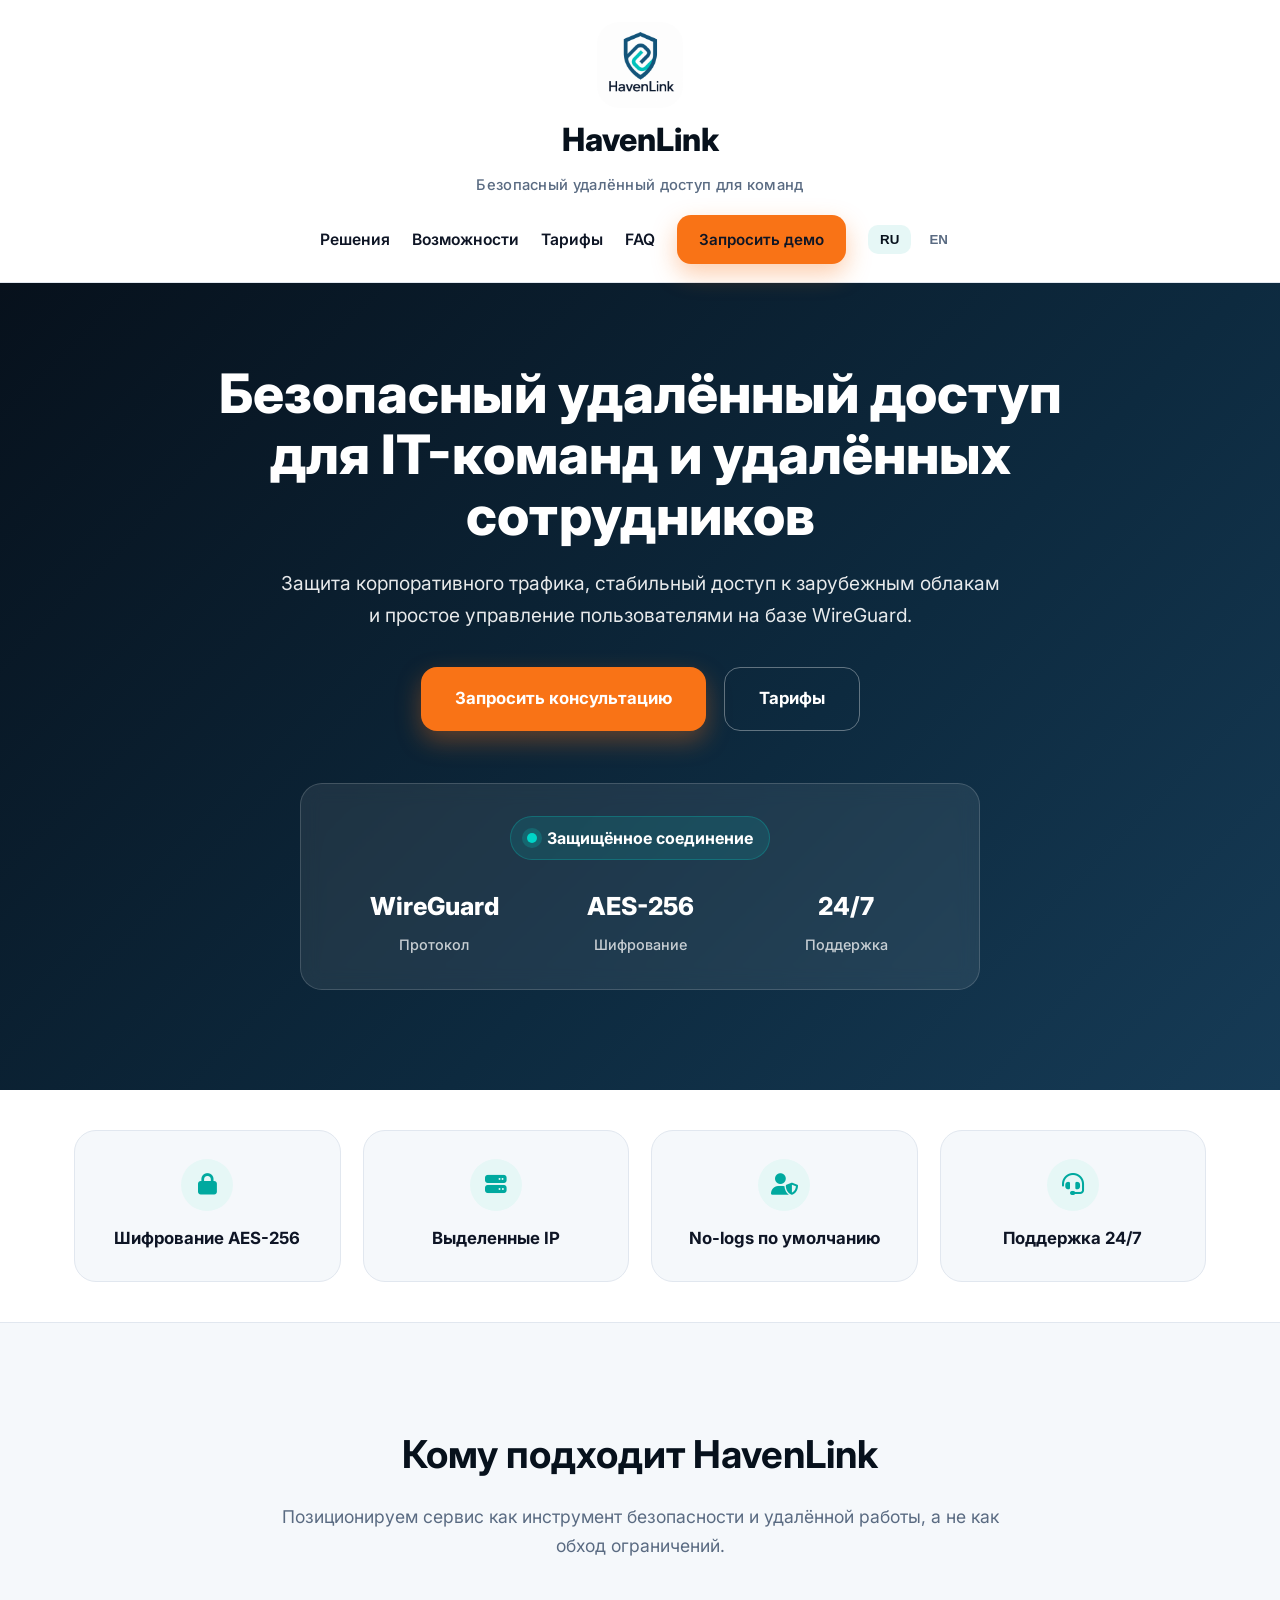
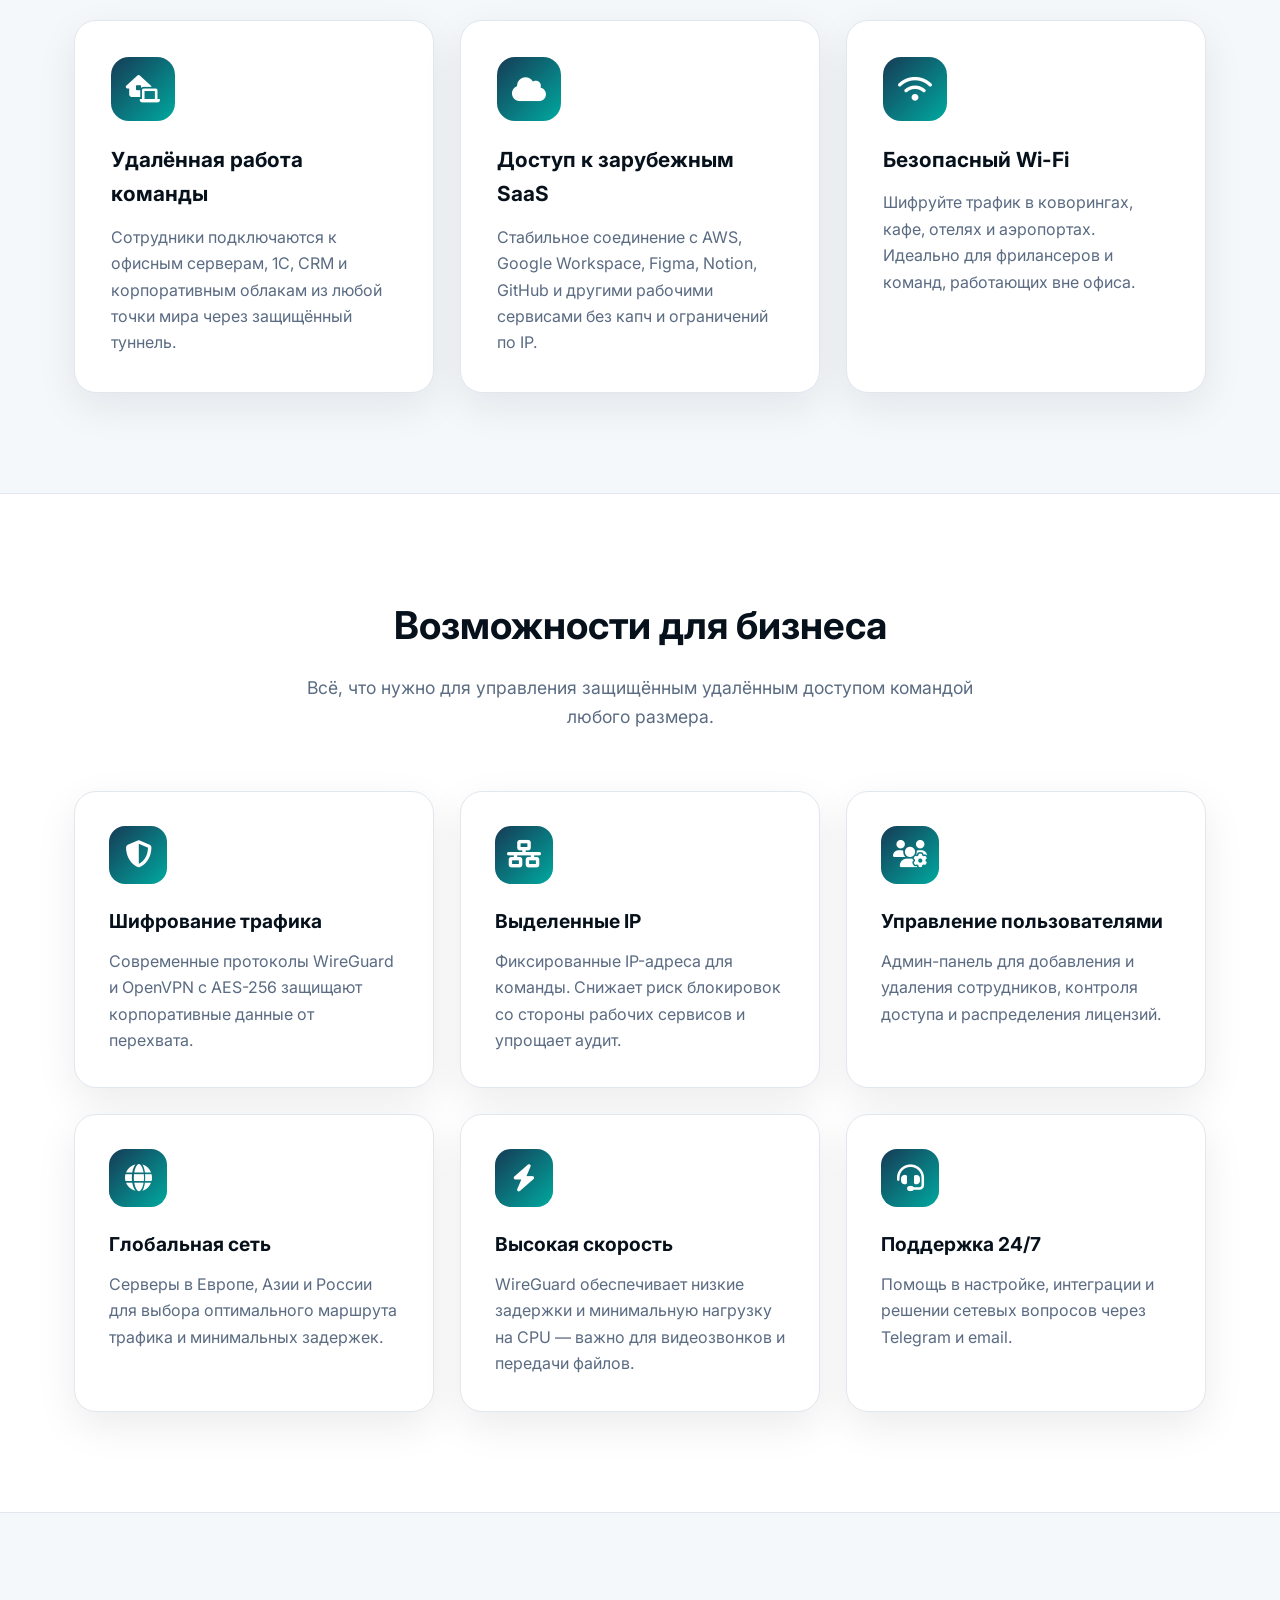
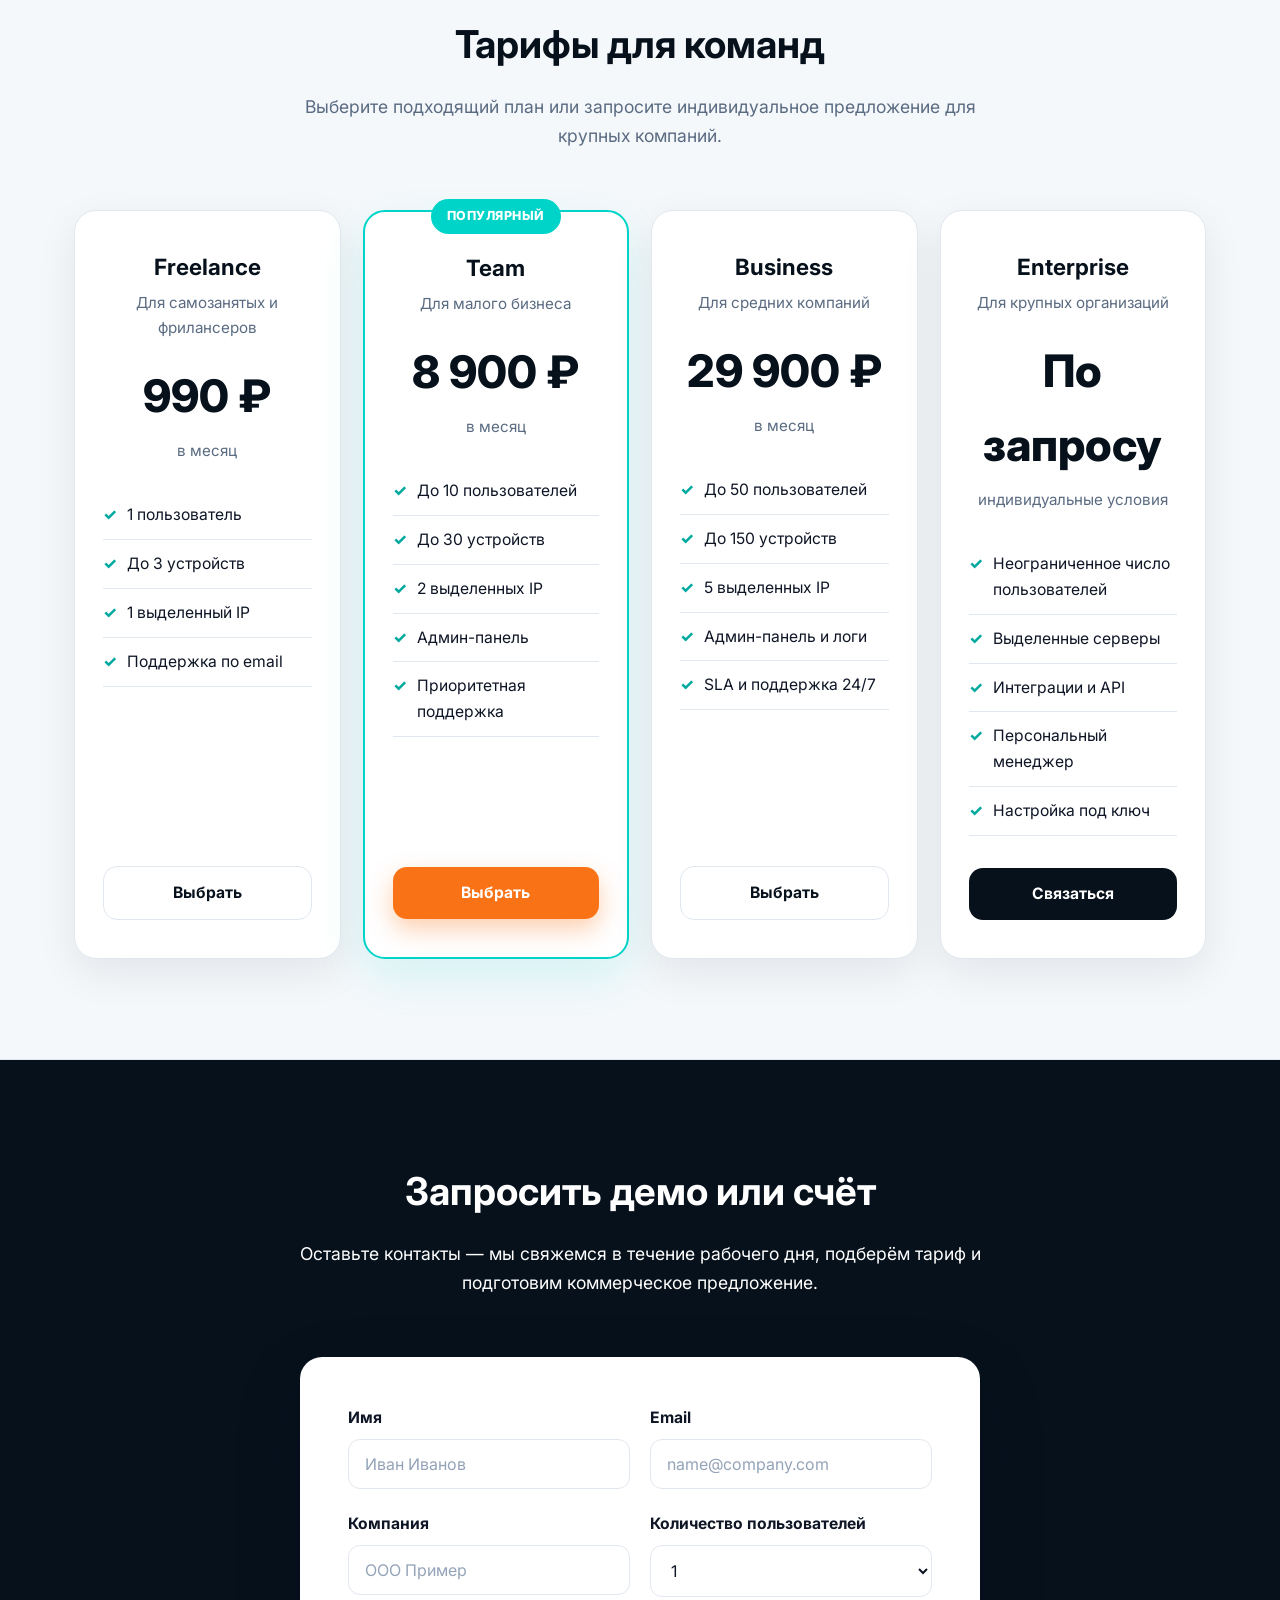
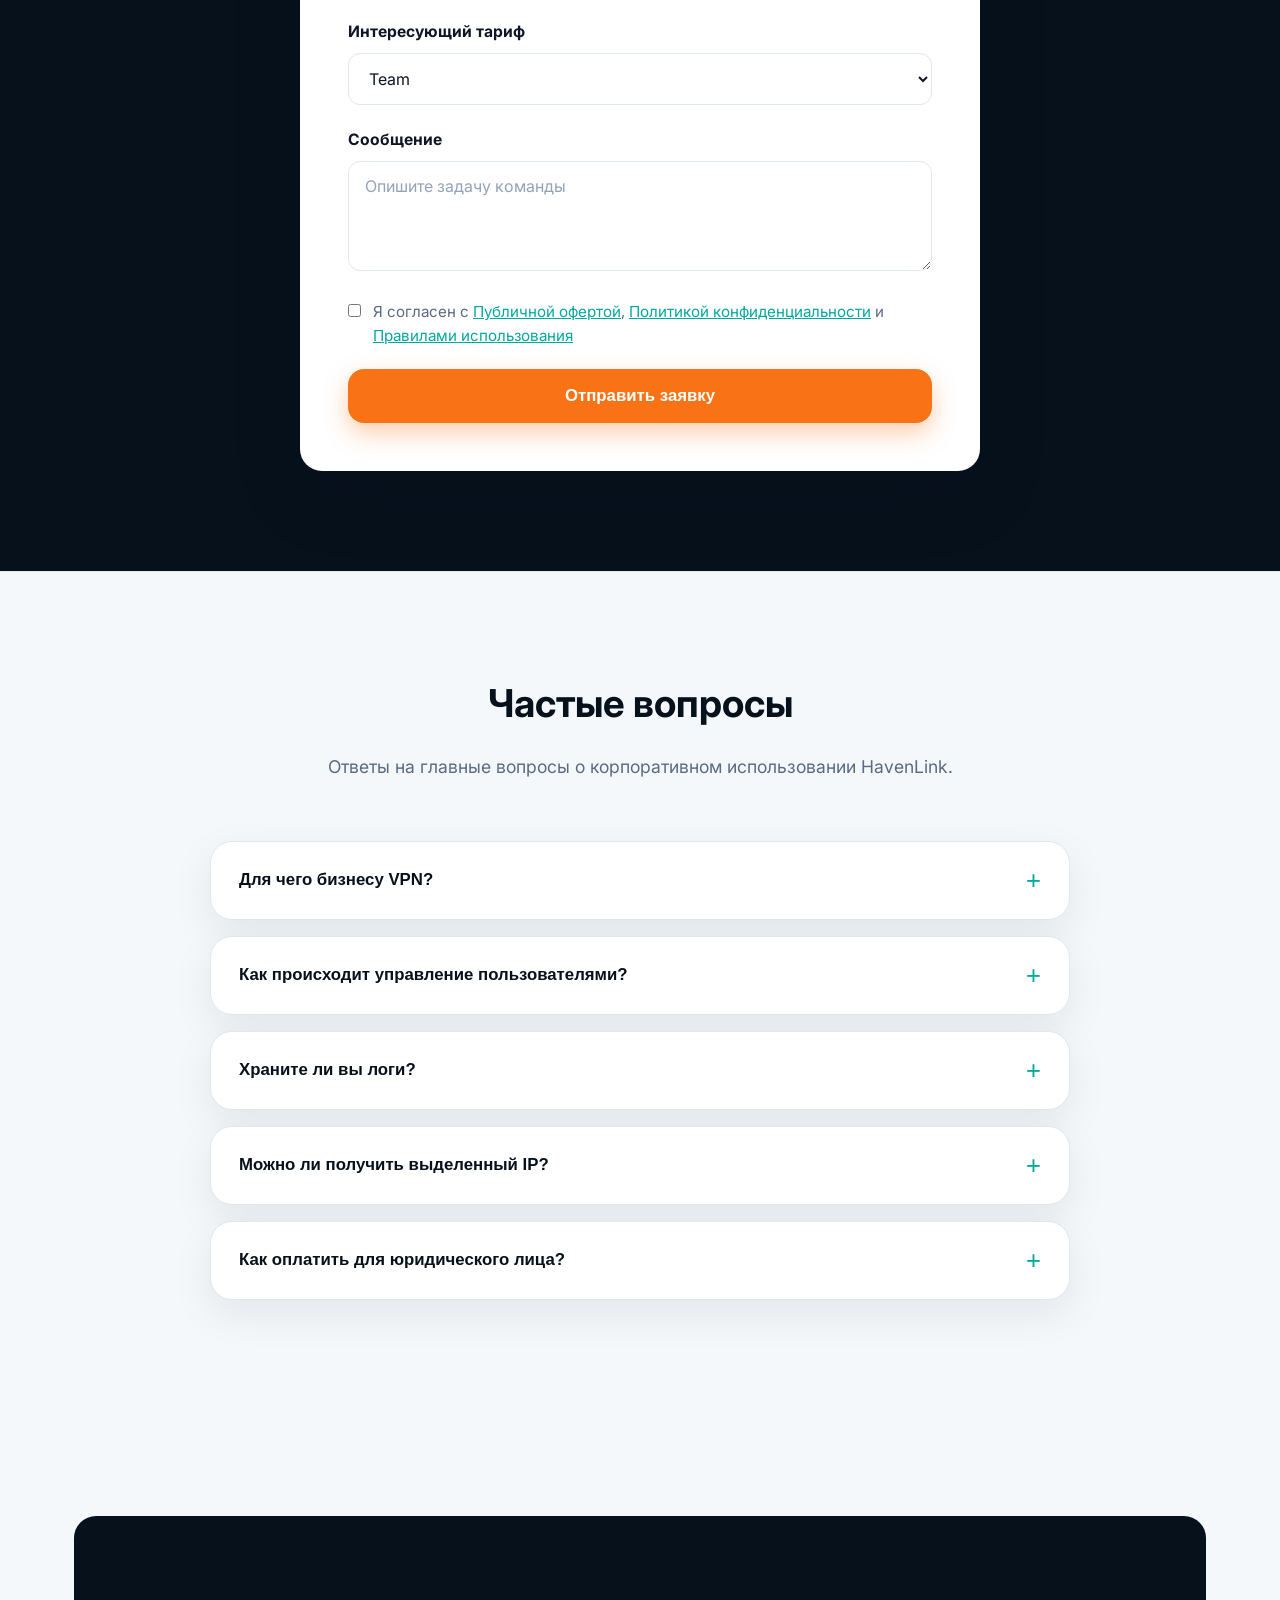
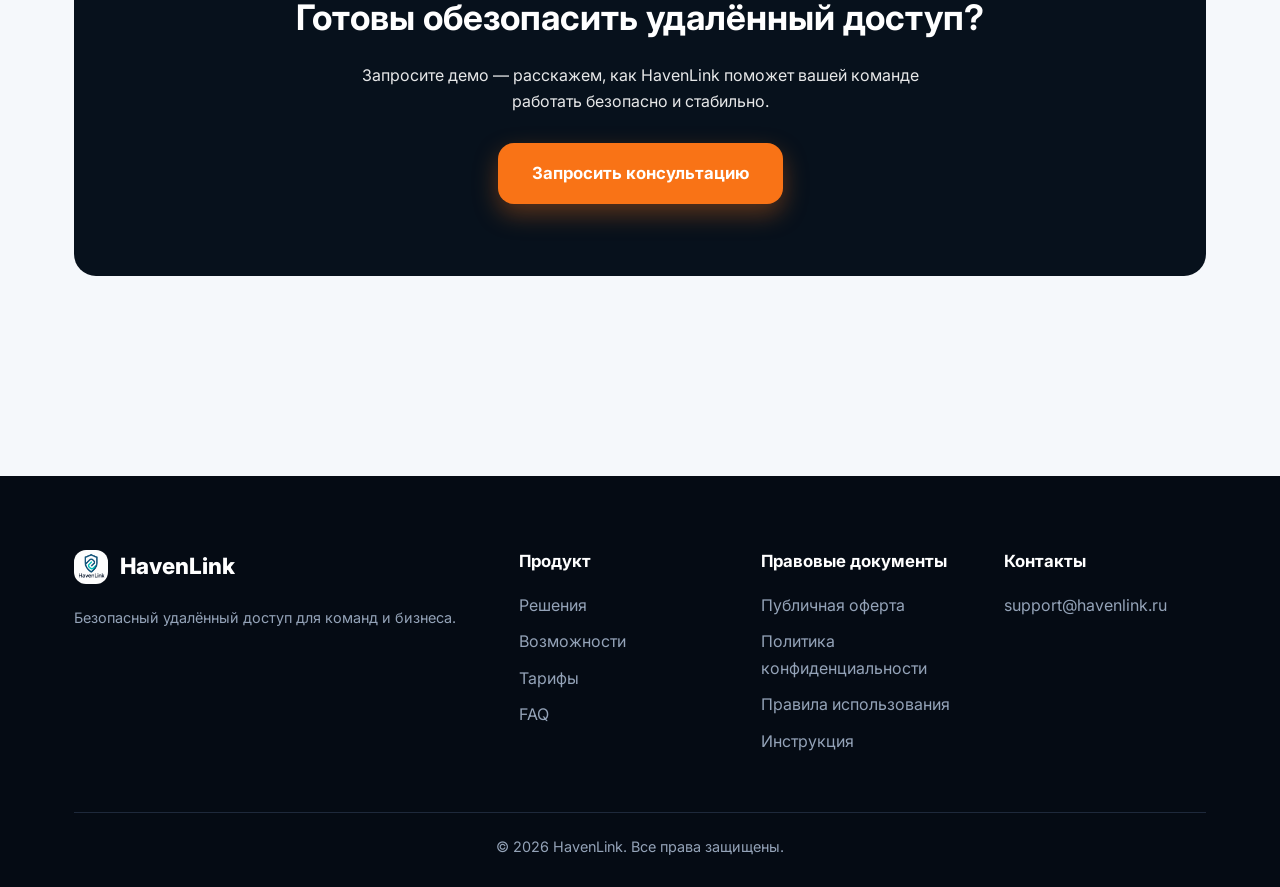
<file: index.html>
<!DOCTYPE html>
<html lang="ru">
<head>
  <meta charset="UTF-8">
  <meta name="viewport" content="width=device-width, initial-scale=1.0">
  <meta name="description" content="HavenLink — безопасный удалённый доступ для IT-команд, фрилансеров и удалённых сотрудников. Защита трафика, доступ к облакам, управление пользователями.">
  <title>HavenLink — Безопасный удалённый доступ для команд</title>
  <link rel="stylesheet" href="https://cdnjs.cloudflare.com/ajax/libs/font-awesome/6.5.0/css/all.min.css" crossorigin="anonymous" referrerpolicy="no-referrer">
  <link rel="stylesheet" href="styles.css?v=2">
  <link rel="icon" type="image/png" href="assets/logo.png">
</head>
<body>
  <header class="header">
    <div class="container">
      <a href="index.html" class="logo logo--center">
        <img src="assets/logo.png" alt="HavenLink">
        <span>HavenLink</span>
        <small data-i18n="tagline">Безопасный удалённый доступ для команд</small>
      </a>
      <nav class="nav">
        <a href="#cases" data-i18n="nav_cases">Решения</a>
        <a href="#features" data-i18n="nav_features">Возможности</a>
        <a href="#pricing" data-i18n="nav_pricing">Тарифы</a>
        <a href="#faq" data-i18n="nav_faq">FAQ</a>
        <a href="#contact" class="btn btn-primary" data-i18n="nav_cta">Запросить демо</a>
        <div class="lang-switch">
          <button class="lang-btn active" data-lang="ru">RU</button>
          <button class="lang-btn" data-lang="en">EN</button>
        </div>
      </nav>
    </div>
  </header>

  <main>
    <section class="hero">
      <div class="container">
        <h1 data-i18n="hero_title">Безопасный удалённый доступ для IT-команд и удалённых сотрудников</h1>
        <p data-i18n="hero_subtitle">Защита корпоративного трафика, стабильный доступ к зарубежным облакам и простое управление пользователями на базе WireGuard.</p>
        <div class="hero-actions">
          <a href="#contact" class="btn btn-primary btn-lg" data-i18n="hero_cta_primary">Запросить консультацию</a>
          <a href="#pricing" class="btn btn-ghost btn-lg" data-i18n="hero_cta_secondary">Тарифы</a>
        </div>
        <div class="hero-card">
          <div class="status">
            <span class="dot"></span>
            <span data-i18n="hero_status">Защищённое соединение</span>
          </div>
          <div class="hero-stats">
            <div>
              <div class="hero-stats-value">WireGuard</div>
              <div class="hero-stats-label" data-i18n="hero_stat_1">Протокол</div>
            </div>
            <div>
              <div class="hero-stats-value">AES-256</div>
              <div class="hero-stats-label" data-i18n="hero_stat_2">Шифрование</div>
            </div>
            <div>
              <div class="hero-stats-value">24/7</div>
              <div class="hero-stats-label" data-i18n="hero_stat_3">Поддержка</div>
            </div>
          </div>
        </div>
      </div>
    </section>

    <section class="trust">
      <div class="container">
        <div class="trust-list">
          <div class="trust-item"><span class="icon"><i class="fa-solid fa-lock"></i></span><span data-i18n="trust_1">Шифрование AES-256</span></div>
          <div class="trust-item"><span class="icon"><i class="fa-solid fa-server"></i></span><span data-i18n="trust_2">Выделенные IP</span></div>
          <div class="trust-item"><span class="icon"><i class="fa-solid fa-user-shield"></i></span><span data-i18n="trust_3">No-logs по умолчанию</span></div>
          <div class="trust-item"><span class="icon"><i class="fa-solid fa-headset"></i></span><span data-i18n="trust_4">Поддержка 24/7</span></div>
        </div>
      </div>
    </section>

    <section class="section" id="cases">
      <div class="container">
        <div class="section-title">
          <h2 data-i18n="cases_title">Кому подходит HavenLink</h2>
          <p data-i18n="cases_subtitle">Позиционируем сервис как инструмент безопасности и удалённой работы, а не как обход ограничений.</p>
        </div>
        <div class="cases-grid">
          <div class="case-card">
            <div class="case-icon"><i class="fa-solid fa-laptop-house"></i></div>
            <h3 data-i18n="case_1_title">Удалённая работа команды</h3>
            <p data-i18n="case_1_text">Сотрудники подключаются к офисным серверам, 1С, CRM и корпоративным облакам из любой точки мира через защищённый туннель.</p>
          </div>
          <div class="case-card">
            <div class="case-icon"><i class="fa-solid fa-cloud"></i></div>
            <h3 data-i18n="case_2_title">Доступ к зарубежным SaaS</h3>
            <p data-i18n="case_2_text">Стабильное соединение с AWS, Google Workspace, Figma, Notion, GitHub и другими рабочими сервисами без капч и ограничений по IP.</p>
          </div>
          <div class="case-card">
            <div class="case-icon"><i class="fa-solid fa-wifi"></i></div>
            <h3 data-i18n="case_3_title">Безопасный Wi-Fi</h3>
            <p data-i18n="case_3_text">Шифруйте трафик в коворингах, кафе, отелях и аэропортах. Идеально для фрилансеров и команд, работающих вне офиса.</p>
          </div>
        </div>
      </div>
    </section>

    <section class="section section-alt" id="features">
      <div class="container">
        <div class="section-title">
          <h2 data-i18n="features_title">Возможности для бизнеса</h2>
          <p data-i18n="features_subtitle">Всё, что нужно для управления защищённым удалённым доступом командой любого размера.</p>
        </div>
        <div class="features-grid">
          <div class="feature-card">
            <div class="feature-icon"><i class="fa-solid fa-shield-halved"></i></div>
            <h3 data-i18n="feat_1_title">Шифрование трафика</h3>
            <p data-i18n="feat_1_text">Современные протоколы WireGuard и OpenVPN с AES-256 защищают корпоративные данные от перехвата.</p>
          </div>
          <div class="feature-card">
            <div class="feature-icon"><i class="fa-solid fa-network-wired"></i></div>
            <h3 data-i18n="feat_2_title">Выделенные IP</h3>
            <p data-i18n="feat_2_text">Фиксированные IP-адреса для команды. Снижает риск блокировок со стороны рабочих сервисов и упрощает аудит.</p>
          </div>
          <div class="feature-card">
            <div class="feature-icon"><i class="fa-solid fa-users-gear"></i></div>
            <h3 data-i18n="feat_3_title">Управление пользователями</h3>
            <p data-i18n="feat_3_text">Админ-панель для добавления и удаления сотрудников, контроля доступа и распределения лицензий.</p>
          </div>
          <div class="feature-card">
            <div class="feature-icon"><i class="fa-solid fa-globe"></i></div>
            <h3 data-i18n="feat_4_title">Глобальная сеть</h3>
            <p data-i18n="feat_4_text">Серверы в Европе, Азии и России для выбора оптимального маршрута трафика и минимальных задержек.</p>
          </div>
          <div class="feature-card">
            <div class="feature-icon"><i class="fa-solid fa-bolt"></i></div>
            <h3 data-i18n="feat_5_title">Высокая скорость</h3>
            <p data-i18n="feat_5_text">WireGuard обеспечивает низкие задержки и минимальную нагрузку на CPU — важно для видеозвонков и передачи файлов.</p>
          </div>
          <div class="feature-card">
            <div class="feature-icon"><i class="fa-solid fa-headset"></i></div>
            <h3 data-i18n="feat_6_title">Поддержка 24/7</h3>
            <p data-i18n="feat_6_text">Помощь в настройке, интеграции и решении сетевых вопросов через Telegram и email.</p>
          </div>
        </div>
      </div>
    </section>

    <section class="section" id="pricing">
      <div class="container">
        <div class="section-title">
          <h2 data-i18n="pricing_title">Тарифы для команд</h2>
          <p data-i18n="pricing_subtitle">Выберите подходящий план или запросите индивидуальное предложение для крупных компаний.</p>
        </div>
        <div class="pricing-grid">
          <div class="pricing-card">
            <h3 data-i18n="price_1_name">Freelance</h3>
            <div class="subtitle" data-i18n="price_1_subtitle">Для самозанятых и фрилансеров</div>
            <div class="price" data-i18n="price_1_price">990 ₽</div>
            <div class="price-period" data-i18n="price_1_period">в месяц</div>
            <ul>
              <li data-i18n="price_1_feat1">1 пользователь</li>
              <li data-i18n="price_1_feat2">До 3 устройств</li>
              <li data-i18n="price_1_feat3">1 выделенный IP</li>
              <li data-i18n="price_1_feat4">Поддержка по email</li>
            </ul>
            <a href="#contact" class="btn btn-secondary" data-i18n="price_cta_choose" data-plan="freelance">Выбрать</a>
          </div>
          <div class="pricing-card featured">
            <div class="badge" data-i18n="price_badge">Популярный</div>
            <h3 data-i18n="price_2_name">Team</h3>
            <div class="subtitle" data-i18n="price_2_subtitle">Для малого бизнеса</div>
            <div class="price" data-i18n="price_2_price">8 900 ₽</div>
            <div class="price-period" data-i18n="price_2_period">в месяц</div>
            <ul>
              <li data-i18n="price_2_feat1">До 10 пользователей</li>
              <li data-i18n="price_2_feat2">До 30 устройств</li>
              <li data-i18n="price_2_feat3">2 выделенных IP</li>
              <li data-i18n="price_2_feat4">Админ-панель</li>
              <li data-i18n="price_2_feat5">Приоритетная поддержка</li>
            </ul>
            <a href="#contact" class="btn btn-primary" data-i18n="price_cta_choose" data-plan="team">Выбрать</a>
          </div>
          <div class="pricing-card">
            <h3 data-i18n="price_3_name">Business</h3>
            <div class="subtitle" data-i18n="price_3_subtitle">Для средних компаний</div>
            <div class="price" data-i18n="price_3_price">29 900 ₽</div>
            <div class="price-period" data-i18n="price_3_period">в месяц</div>
            <ul>
              <li data-i18n="price_3_feat1">До 50 пользователей</li>
              <li data-i18n="price_3_feat2">До 150 устройств</li>
              <li data-i18n="price_3_feat3">5 выделенных IP</li>
              <li data-i18n="price_3_feat4">Админ-панель и логи</li>
              <li data-i18n="price_3_feat5">SLA и поддержка 24/7</li>
            </ul>
            <a href="#contact" class="btn btn-secondary" data-i18n="price_cta_choose" data-plan="business">Выбрать</a>
          </div>
          <div class="pricing-card">
            <h3 data-i18n="price_4_name">Enterprise</h3>
            <div class="subtitle" data-i18n="price_4_subtitle">Для крупных организаций</div>
            <div class="price" data-i18n="price_4_price">По запросу</div>
            <div class="price-period" data-i18n="price_4_period">индивидуальные условия</div>
            <ul>
              <li data-i18n="price_4_feat1">Неограниченное число пользователей</li>
              <li data-i18n="price_4_feat2">Выделенные серверы</li>
              <li data-i18n="price_4_feat3">Интеграции и API</li>
              <li data-i18n="price_4_feat4">Персональный менеджер</li>
              <li data-i18n="price_4_feat5">Настройка под ключ</li>
            </ul>
            <a href="#contact" class="btn btn-dark" data-i18n="price_cta_contact" data-plan="enterprise">Связаться</a>
          </div>
        </div>
      </div>
    </section>

    <section class="section section-alt contact" id="contact">
      <div class="container">
        <div class="section-title">
          <h2 data-i18n="contact_title">Запросить демо или счёт</h2>
          <p data-i18n="contact_subtitle">Оставьте контакты — мы свяжемся в течение рабочего дня, подберём тариф и подготовим коммерческое предложение.</p>
        </div>
        <form class="demo-form" id="demo-form">
          <div class="form-row">
            <div class="form-group">
              <label for="name" data-i18n="contact_name_label">Имя</label>
              <input type="text" id="name" name="name" required placeholder="Иван Иванов">
            </div>
            <div class="form-group">
              <label for="email" data-i18n="contact_email_label">Email</label>
              <input type="email" id="email" name="email" required placeholder="name@company.com">
            </div>
          </div>
          <div class="form-row">
            <div class="form-group">
              <label for="company" data-i18n="contact_company_label">Компания</label>
              <input type="text" id="company" name="company" placeholder="ООО Пример">
            </div>
            <div class="form-group">
              <label for="users" data-i18n="contact_users_label">Количество пользователей</label>
              <select id="users" name="users">
                <option value="1" data-i18n="contact_users_1">1</option>
                <option value="2-10" data-i18n="contact_users_2_10">2–10</option>
                <option value="11-50" data-i18n="contact_users_11_50">11–50</option>
                <option value="50+" data-i18n="contact_users_50">50+</option>
              </select>
            </div>
          </div>
          <div class="form-group">
            <label for="plan" data-i18n="contact_plan_label">Интересующий тариф</label>
            <select id="plan" name="plan">
              <option value="freelance" data-i18n="price_1_name">Freelance</option>
              <option value="team" data-i18n="price_2_name" selected>Team</option>
              <option value="business" data-i18n="price_3_name">Business</option>
              <option value="enterprise" data-i18n="price_4_name">Enterprise</option>
            </select>
          </div>
          <div class="form-group">
            <label for="message" data-i18n="contact_message_label">Сообщение</label>
            <textarea id="message" name="message" rows="4" placeholder="Опишите задачу команды"></textarea>
          </div>
          <div class="form-group checkbox">
            <input type="checkbox" id="consent" name="consent" required>
            <label for="consent">
              <span data-i18n="contact_consent_prefix">Я согласен с</span>
              <a href="oferta.html" target="_blank" data-i18n="contact_consent_oferta">Публичной офертой</a>,
              <a href="privacy.html" target="_blank" data-i18n="contact_consent_privacy">Политикой конфиденциальности</a>
              <span data-i18n="contact_consent_and">и</span>
              <a href="terms.html" target="_blank" data-i18n="contact_consent_terms">Правилами использования</a>
            </label>
          </div>
          <button type="submit" class="btn btn-primary btn-lg" style="width:100%" data-i18n="contact_submit">Отправить заявку</button>
          <div class="error-message" id="error"></div>
          <div class="success-message" id="success"></div>
        </form>
      </div>
    </section>

    <section class="section" id="faq">
      <div class="container">
        <div class="section-title">
          <h2 data-i18n="faq_title">Частые вопросы</h2>
          <p data-i18n="faq_subtitle">Ответы на главные вопросы о корпоративном использовании HavenLink.</p>
        </div>
        <div class="faq-list">
          <div class="faq-item">
            <button class="faq-question" data-i18n="faq_q1">Для чего бизнесу VPN?</button>
            <div class="faq-answer"><p data-i18n="faq_a1">VPN защищает корпоративный трафик при удалённой работе, шифрует соединение в публичных Wi-Fi и помогает стабильно подключаться к зарубежным рабочим сервисам.</p></div>
          </div>
          <div class="faq-item">
            <button class="faq-question" data-i18n="faq_q2">Как происходит управление пользователями?</button>
            <div class="faq-answer"><p data-i18n="faq_a2">Администратор компании добавляет сотрудников в личном кабинете, назначает серверы и получает статистику подключений. Каждый сотрудник входит в приложение по своему логину и паролю.</p></div>
          </div>
          <div class="faq-item">
            <button class="faq-question" data-i18n="faq_q3">Храните ли вы логи?</button>
            <div class="faq-answer"><p data-i18n="faq_a3">По умолчанию мы не сохраняем содержимое трафика и историю посещений. Для корпоративных клиентов по запросу доступны технические логи подключений в рамках compliance.</p></div>
          </div>
          <div class="faq-item">
            <button class="faq-question" data-i18n="faq_q4">Можно ли получить выделенный IP?</button>
            <div class="faq-answer"><p data-i18n="faq_a4">Да. Тарифы Team, Business и Enterprise включают выделенные IP-адреса, которые удобны для доступа к рабочим сервисам и исключения общих VPN-адресов.</p></div>
          </div>
          <div class="faq-item">
            <button class="faq-question" data-i18n="faq_q5">Как оплатить для юридического лица?</button>
            <div class="faq-answer"><p data-i18n="faq_a5">Мы выставляем счёт и подписываем договор с юрлицом или ИП. Возможна оплата по реквизитам, а также онлайн-оплата картой и СБП через CloudPayments.</p></div>
          </div>
        </div>
      </div>
    </section>

    <section class="section">
      <div class="container">
        <div class="cta">
          <h2 data-i18n="cta_title">Готовы обезопасить удалённый доступ?</h2>
          <p data-i18n="cta_subtitle">Запросите демо — расскажем, как HavenLink поможет вашей команде работать безопасно и стабильно.</p>
          <a href="#contact" class="btn btn-primary btn-lg" data-i18n="cta_button">Запросить консультацию</a>
        </div>
      </div>
    </section>
  </main>

  <footer class="footer">
    <div class="container">
      <div class="footer-grid">
        <div class="footer-col">
          <a href="index.html" class="logo">
            <img src="assets/logo.png" alt="HavenLink" style="height: 34px;">
            <span style="color:#fff">HavenLink</span>
          </a>
          <p style="margin-top: 12px; color: #94a3b8; font-size: 0.9rem; line-height: 1.5;" data-i18n="footer_about">Безопасный удалённый доступ для команд и бизнеса.</p>
        </div>
        <div class="footer-col">
          <h4 data-i18n="footer_product">Продукт</h4>
          <ul>
            <li><a href="#cases" data-i18n="footer_link_cases">Решения</a></li>
            <li><a href="#features" data-i18n="footer_link_features">Возможности</a></li>
            <li><a href="#pricing" data-i18n="footer_link_pricing">Тарифы</a></li>
            <li><a href="#faq" data-i18n="footer_link_faq">FAQ</a></li>
          </ul>
        </div>
        <div class="footer-col">
          <h4 data-i18n="footer_legal">Правовые документы</h4>
          <ul>
            <li><a href="oferta.html" data-i18n="footer_link_oferta">Публичная оферта</a></li>
            <li><a href="privacy.html" data-i18n="footer_link_privacy">Политика конфиденциальности</a></li>
            <li><a href="terms.html" data-i18n="footer_link_terms">Правила использования</a></li>
            <li><a href="instructions.html" data-i18n="footer_link_instructions">Инструкция</a></li>
          </ul>
        </div>
        <div class="footer-col">
          <h4 data-i18n="footer_contact">Контакты</h4>
          <ul>
            <li><a href="mailto:support@havenlink.ru" data-i18n="footer_email">support@havenlink.ru</a></li>
          </ul>
        </div>
      </div>
      <div class="footer-bottom">
        <p data-i18n="footer_copy">© 2026 HavenLink. Все права защищены.</p>
      </div>
    </div>
  </footer>

  <script>
    const i18n = {
      ru: {
        tagline: 'Безопасный удалённый доступ для команд',
        nav_cases: 'Решения',
        nav_features: 'Возможности',
        nav_pricing: 'Тарифы',
        nav_faq: 'FAQ',
        nav_cta: 'Запросить демо',
        hero_title: 'Безопасный удалённый доступ для IT-команд и удалённых сотрудников',
        hero_subtitle: 'Защита корпоративного трафика, стабильный доступ к зарубежным облакам и простое управление пользователями на базе WireGuard.',
        hero_cta_primary: 'Запросить консультацию',
        hero_cta_secondary: 'Тарифы',
        hero_status: 'Защищённое соединение',
        hero_stat_1: 'Протокол',
        hero_stat_2: 'Шифрование',
        hero_stat_3: 'Поддержка',
        trust_1: 'Шифрование AES-256',
        trust_2: 'Выделенные IP',
        trust_3: 'No-logs по умолчанию',
        trust_4: 'Поддержка 24/7',
        cases_title: 'Кому подходит HavenLink',
        cases_subtitle: 'Позиционируем сервис как инструмент безопасности и удалённой работы, а не как обход ограничений.',
        case_1_title: 'Удалённая работа команды',
        case_1_text: 'Сотрудники подключаются к офисным серверам, 1С, CRM и корпоративным облакам из любой точки мира через защищённый туннель.',
        case_2_title: 'Доступ к зарубежным SaaS',
        case_2_text: 'Стабильное соединение с AWS, Google Workspace, Figma, Notion, GitHub и другими рабочими сервисами без капч и ограничений по IP.',
        case_3_title: 'Безопасный Wi-Fi',
        case_3_text: 'Шифруйте трафик в коворингах, кафе, отелях и аэропортах. Идеально для фрилансеров и команд, работающих вне офиса.',
        features_title: 'Возможности для бизнеса',
        features_subtitle: 'Всё, что нужно для управления защищённым удалённым доступом командой любого размера.',
        feat_1_title: 'Шифрование трафика',
        feat_1_text: 'Современные протоколы WireGuard и OpenVPN с AES-256 защищают корпоративные данные от перехвата.',
        feat_2_title: 'Выделенные IP',
        feat_2_text: 'Фиксированные IP-адреса для команды. Снижает риск блокировок со стороны рабочих сервисов и упрощает аудит.',
        feat_3_title: 'Управление пользователями',
        feat_3_text: 'Админ-панель для добавления и удаления сотрудников, контроля доступа и распределения лицензий.',
        feat_4_title: 'Глобальная сеть',
        feat_4_text: 'Серверы в Европе, Азии и России для выбора оптимального маршрута трафика и минимальных задержек.',
        feat_5_title: 'Высокая скорость',
        feat_5_text: 'WireGuard обеспечивает низкие задержки и минимальную нагрузку на CPU — важно для видеозвонков и передачи файлов.',
        feat_6_title: 'Поддержка 24/7',
        feat_6_text: 'Помощь в настройке, интеграции и решении сетевых вопросов через Telegram и email.',
        pricing_title: 'Тарифы для команд',
        pricing_subtitle: 'Выберите подходящий план или запросите индивидуальное предложение для крупных компаний.',
        price_1_name: 'Freelance',
        price_1_subtitle: 'Для самозанятых и фрилансеров',
        price_1_price: '990 ₽',
        price_1_period: 'в месяц',
        price_1_feat1: '1 пользователь',
        price_1_feat2: 'До 3 устройств',
        price_1_feat3: '1 выделенный IP',
        price_1_feat4: 'Поддержка по email',
        price_2_name: 'Team',
        price_2_subtitle: 'Для малого бизнеса',
        price_2_price: '8 900 ₽',
        price_2_period: 'в месяц',
        price_2_feat1: 'До 10 пользователей',
        price_2_feat2: 'До 30 устройств',
        price_2_feat3: '2 выделенных IP',
        price_2_feat4: 'Админ-панель',
        price_2_feat5: 'Приоритетная поддержка',
        price_badge: 'Популярный',
        price_3_name: 'Business',
        price_3_subtitle: 'Для средних компаний',
        price_3_price: '29 900 ₽',
        price_3_period: 'в месяц',
        price_3_feat1: 'До 50 пользователей',
        price_3_feat2: 'До 150 устройств',
        price_3_feat3: '5 выделенных IP',
        price_3_feat4: 'Админ-панель и логи',
        price_3_feat5: 'SLA и поддержка 24/7',
        price_4_name: 'Enterprise',
        price_4_subtitle: 'Для крупных организаций',
        price_4_price: 'По запросу',
        price_4_period: 'индивидуальные условия',
        price_4_feat1: 'Неограниченное число пользователей',
        price_4_feat2: 'Выделенные серверы',
        price_4_feat3: 'Интеграции и API',
        price_4_feat4: 'Персональный менеджер',
        price_4_feat5: 'Настройка под ключ',
        price_cta_choose: 'Выбрать',
        price_cta_contact: 'Связаться',
        contact_title: 'Запросить демо или счёт',
        contact_subtitle: 'Оставьте контакты — мы свяжемся в течение рабочего дня, подберём тариф и подготовим коммерческое предложение.',
        contact_name_label: 'Имя',
        contact_email_label: 'Email',
        contact_company_label: 'Компания',
        contact_users_label: 'Количество пользователей',
        contact_users_1: '1',
        contact_users_2_10: '2–10',
        contact_users_11_50: '11–50',
        contact_users_50: '50+',
        contact_plan_label: 'Интересующий тариф',
        contact_message_label: 'Сообщение',
        contact_consent_prefix: 'Я согласен с',
        contact_consent_oferta: 'Публичной офертой',
        contact_consent_and: 'и',
        contact_consent_privacy: 'Политикой конфиденциальности',
        contact_consent_terms: 'Правилами использования',
        contact_consent_error: 'Необходимо согласие с офертой и политикой конфиденциальности',
        contact_submit: 'Отправить заявку',
        contact_success: 'Спасибо! Заявка отправлена — мы свяжемся с вами в ближайшее время.',
        contact_error: 'Не удалось отправить заявку. Попробуйте позже или напишите на support@havenlink.ru.',
        faq_title: 'Частые вопросы',
        faq_subtitle: 'Ответы на главные вопросы о корпоративном использовании HavenLink.',
        faq_q1: 'Для чего бизнесу VPN?',
        faq_a1: 'VPN защищает корпоративный трафик при удалённой работе, шифрует соединение в публичных Wi-Fi и помогает стабильно подключаться к зарубежным рабочим сервисам.',
        faq_q2: 'Как происходит управление пользователями?',
        faq_a2: 'Администратор компании добавляет сотрудников в личном кабинете, назначает серверы и получает статистику подключений. Каждый сотрудник входит в приложение по своему логину и паролю.',
        faq_q3: 'Храните ли вы логи?',
        faq_a3: 'По умолчанию мы не сохраняем содержимое трафика и историю посещений. Для корпоративных клиентов по запросу доступны технические логи подключений в рамках compliance.',
        faq_q4: 'Можно ли получить выделенный IP?',
        faq_a4: 'Да. Тарифы Team, Business и Enterprise включают выделенные IP-адреса, которые удобны для доступа к рабочим сервисам и исключения общих VPN-адресов.',
        faq_q5: 'Как оплатить для юридического лица?',
        faq_a5: 'Мы выставляем счёт и подписываем договор с юрлицом или ИП. Возможна оплата по реквизитам, а также онлайн-оплата картой и СБП через CloudPayments.',
        cta_title: 'Готовы обезопасить удалённый доступ?',
        cta_subtitle: 'Запросите демо — расскажем, как HavenLink поможет вашей команде работать безопасно и стабильно.',
        cta_button: 'Запросить консультацию',
        footer_about: 'Безопасный удалённый доступ для команд и бизнеса.',
        footer_product: 'Продукт',
        footer_legal: 'Правовые документы',
        footer_contact: 'Контакты',
        footer_link_cases: 'Решения',
        footer_link_features: 'Возможности',
        footer_link_pricing: 'Тарифы',
        footer_link_faq: 'FAQ',
        footer_link_oferta: 'Публичная оферта',
        footer_link_privacy: 'Политика конфиденциальности',
        footer_link_terms: 'Правила использования',
        footer_link_instructions: 'Инструкция',
        footer_email: 'support@havenlink.ru',
        footer_copy: '© 2026 HavenLink. Все права защищены.',
      },
      en: {
        tagline: 'Secure remote access for teams',
        nav_cases: 'Solutions',
        nav_features: 'Features',
        nav_pricing: 'Pricing',
        nav_faq: 'FAQ',
        nav_cta: 'Request demo',
        hero_title: 'Secure remote access for IT teams and remote employees',
        hero_subtitle: 'Protect corporate traffic, ensure stable access to international cloud services and manage users easily with WireGuard.',
        hero_cta_primary: 'Request a consultation',
        hero_cta_secondary: 'Pricing',
        hero_status: 'Secured connection',
        hero_stat_1: 'Protocol',
        hero_stat_2: 'Encryption',
        hero_stat_3: 'Support',
        trust_1: 'AES-256 encryption',
        trust_2: 'Dedicated IPs',
        trust_3: 'No-logs by default',
        trust_4: '24/7 support',
        cases_title: 'Who is HavenLink for',
        cases_subtitle: 'We position the service as a security and remote work tool, not a circumvention tool.',
        case_1_title: 'Remote team work',
        case_1_text: 'Employees connect to office servers, 1C, CRM and corporate clouds from anywhere via a secure tunnel.',
        case_2_title: 'Access to international SaaS',
        case_2_text: 'Stable connectivity with AWS, Google Workspace, Figma, Notion, GitHub and other work tools without captchas or IP restrictions.',
        case_3_title: 'Secure Wi-Fi',
        case_3_text: 'Encrypt traffic in coworkings, cafés, hotels and airports. Ideal for freelancers and teams working outside the office.',
        features_title: 'Business features',
        features_subtitle: 'Everything you need to manage secure remote access for a team of any size.',
        feat_1_title: 'Traffic encryption',
        feat_1_text: 'Modern WireGuard and OpenVPN protocols with AES-256 protect corporate data from interception.',
        feat_2_title: 'Dedicated IPs',
        feat_2_text: 'Fixed IP addresses for the team reduce the risk of blocks by work services and simplify audit.',
        feat_3_title: 'User management',
        feat_3_text: 'Admin panel to add and remove employees, control access and allocate licenses.',
        feat_4_title: 'Global network',
        feat_4_text: 'Servers in Europe, Asia and Russia to choose the optimal traffic route and minimize latency.',
        feat_5_title: 'High speed',
        feat_5_text: 'WireGuard provides low latency and minimal CPU load — important for video calls and file transfers.',
        feat_6_title: '24/7 support',
        feat_6_text: 'Assistance with setup, integration and network issues via Telegram and email.',
        pricing_title: 'Team pricing',
        pricing_subtitle: 'Choose a suitable plan or request a custom offer for large companies.',
        price_1_name: 'Freelance',
        price_1_subtitle: 'For self-employed and freelancers',
        price_1_price: '$11.49',
        price_1_period: 'per month',
        price_1_feat1: '1 user',
        price_1_feat2: 'Up to 3 devices',
        price_1_feat3: '1 dedicated IP',
        price_1_feat4: 'Email support',
        price_2_name: 'Team',
        price_2_subtitle: 'For small business',
        price_2_price: '$103.20',
        price_2_period: 'per month',
        price_2_feat1: 'Up to 10 users',
        price_2_feat2: 'Up to 30 devices',
        price_2_feat3: '2 dedicated IPs',
        price_2_feat4: 'Admin panel',
        price_2_feat5: 'Priority support',
        price_badge: 'Popular',
        price_3_name: 'Business',
        price_3_subtitle: 'For mid-size companies',
        price_3_price: '$346.50',
        price_3_period: 'per month',
        price_3_feat1: 'Up to 50 users',
        price_3_feat2: 'Up to 150 devices',
        price_3_feat3: '5 dedicated IPs',
        price_3_feat4: 'Admin panel and logs',
        price_3_feat5: 'SLA and 24/7 support',
        price_4_name: 'Enterprise',
        price_4_subtitle: 'For large organizations',
        price_4_price: 'Custom',
        price_4_period: 'individual terms',
        price_4_feat1: 'Unlimited users',
        price_4_feat2: 'Dedicated servers',
        price_4_feat3: 'Integrations and API',
        price_4_feat4: 'Dedicated manager',
        price_4_feat5: 'Turnkey setup',
        price_cta_choose: 'Select',
        price_cta_contact: 'Contact us',
        contact_title: 'Request a demo or quote',
        contact_subtitle: 'Leave your contacts — we will reach out within one business day, recommend a plan and prepare a commercial offer.',
        contact_name_label: 'Name',
        contact_email_label: 'Email',
        contact_company_label: 'Company',
        contact_users_label: 'Number of users',
        contact_users_1: '1',
        contact_users_2_10: '2–10',
        contact_users_11_50: '11–50',
        contact_users_50: '50+',
        contact_plan_label: 'Plan of interest',
        contact_message_label: 'Message',
        contact_consent_prefix: 'I agree to the',
        contact_consent_oferta: 'Terms of Service',
        contact_consent_and: 'and',
        contact_consent_privacy: 'Privacy Policy',
        contact_consent_terms: 'Acceptable Use Policy',
        contact_consent_error: 'You must agree to the Terms of Service and Privacy Policy',
        contact_submit: 'Send request',
        contact_success: 'Thank you! Your request has been sent — we will contact you soon.',
        contact_error: 'Could not send the request. Please try again later or write to support@havenlink.ru.',
        faq_title: 'FAQ',
        faq_subtitle: 'Answers to common questions about using HavenLink for business.',
        faq_q1: 'Why does a business need a VPN?',
        faq_a1: 'A VPN protects corporate traffic during remote work, encrypts connections on public Wi-Fi and helps maintain stable access to international work services.',
        faq_q2: 'How is user management handled?',
        faq_a2: 'A company administrator adds employees in the dashboard, assigns servers and views connection statistics. Each employee logs into the app with their own username and password.',
        faq_q3: 'Do you keep logs?',
        faq_a3: 'By default we do not store traffic content or browsing history. For corporate clients, technical connection logs are available on request for compliance.',
        faq_q4: 'Can I get a dedicated IP?',
        faq_a4: 'Yes. Team, Business and Enterprise plans include dedicated IP addresses, useful for accessing work services and avoiding shared VPN IPs.',
        faq_q5: 'How can a legal entity pay?',
        faq_a5: 'We issue an invoice and sign an agreement with a company or sole proprietor. Payment by bank transfer is available, as well as online card and SBP payments via CloudPayments.',
        cta_title: 'Ready to secure your remote access?',
        cta_subtitle: 'Request a demo — we will show how HavenLink helps your team work safely and steadily.',
        cta_button: 'Request a consultation',
        footer_about: 'Secure remote access for teams and businesses.',
        footer_product: 'Product',
        footer_legal: 'Legal',
        footer_contact: 'Contact',
        footer_link_cases: 'Solutions',
        footer_link_features: 'Features',
        footer_link_pricing: 'Pricing',
        footer_link_faq: 'FAQ',
        footer_link_oferta: 'Terms of Service',
        footer_link_privacy: 'Privacy Policy',
        footer_link_terms: 'Acceptable Use Policy',
        footer_link_instructions: 'Instructions',
        footer_email: 'support@havenlink.ru',
        footer_copy: '© 2026 HavenLink. All rights reserved.',
      }
    };

    const API_BASE = (() => {
      if (window.location.hostname === 'localhost' || window.location.hostname === '127.0.0.1') {
        return 'http://localhost:8000';
      }
      return 'https://havenlink-backend.fly.dev';
    })();

    let currentLang = localStorage.getItem('havenlink-lang') || 'ru';

    function setLang(lang) {
      currentLang = lang;
      document.documentElement.lang = lang;
      document.querySelectorAll('[data-i18n]').forEach(el => {
        const key = el.dataset.i18n;
        if (i18n[lang][key] !== undefined) {
          el.textContent = i18n[lang][key];
        }
      });
      document.querySelectorAll('.lang-btn').forEach(btn => {
        btn.classList.toggle('active', btn.dataset.lang === lang);
      });
      localStorage.setItem('havenlink-lang', lang);
    }

    document.querySelectorAll('.lang-btn').forEach(btn => {
      btn.addEventListener('click', () => setLang(btn.dataset.lang));
    });

    document.querySelectorAll('.faq-question').forEach(q => {
      q.addEventListener('click', () => {
        q.parentElement.classList.toggle('active');
      });
    });

    document.querySelectorAll('.pricing-card a').forEach(btn => {
      btn.addEventListener('click', (e) => {
        const plan = btn.dataset.plan;
        if (plan) {
          document.getElementById('plan').value = plan;
        }
      });
    });

    document.getElementById('demo-form').addEventListener('submit', async (e) => {
      e.preventDefault();
      const errorEl = document.getElementById('error');
      const successEl = document.getElementById('success');
      errorEl.classList.remove('visible');
      successEl.classList.remove('visible');
      errorEl.textContent = '';
      successEl.textContent = '';

      const form = e.target;
      if (!form.consent.checked) {
        errorEl.textContent = i18n[currentLang].contact_consent_error;
        errorEl.classList.add('visible');
        return;
      }

      const payload = {
        name: form.name.value.trim(),
        email: form.email.value.trim(),
        company: form.company.value.trim(),
        users: form.users.value,
        plan: form.plan.value,
        message: form.message.value.trim()
      };

      try {
        const res = await fetch(`${API_BASE}/api/v1/demo`, {
          method: 'POST',
          headers: { 'Content-Type': 'application/json' },
          body: JSON.stringify(payload)
        });
        if (!res.ok) {
          throw new Error('Failed');
        }
        successEl.textContent = i18n[currentLang].contact_success;
        successEl.classList.add('visible');
        form.reset();
      } catch (err) {
        errorEl.textContent = i18n[currentLang].contact_error;
        errorEl.classList.add('visible');
      }
    });

    setLang(currentLang);
  </script>
</body>
</html>
</file>
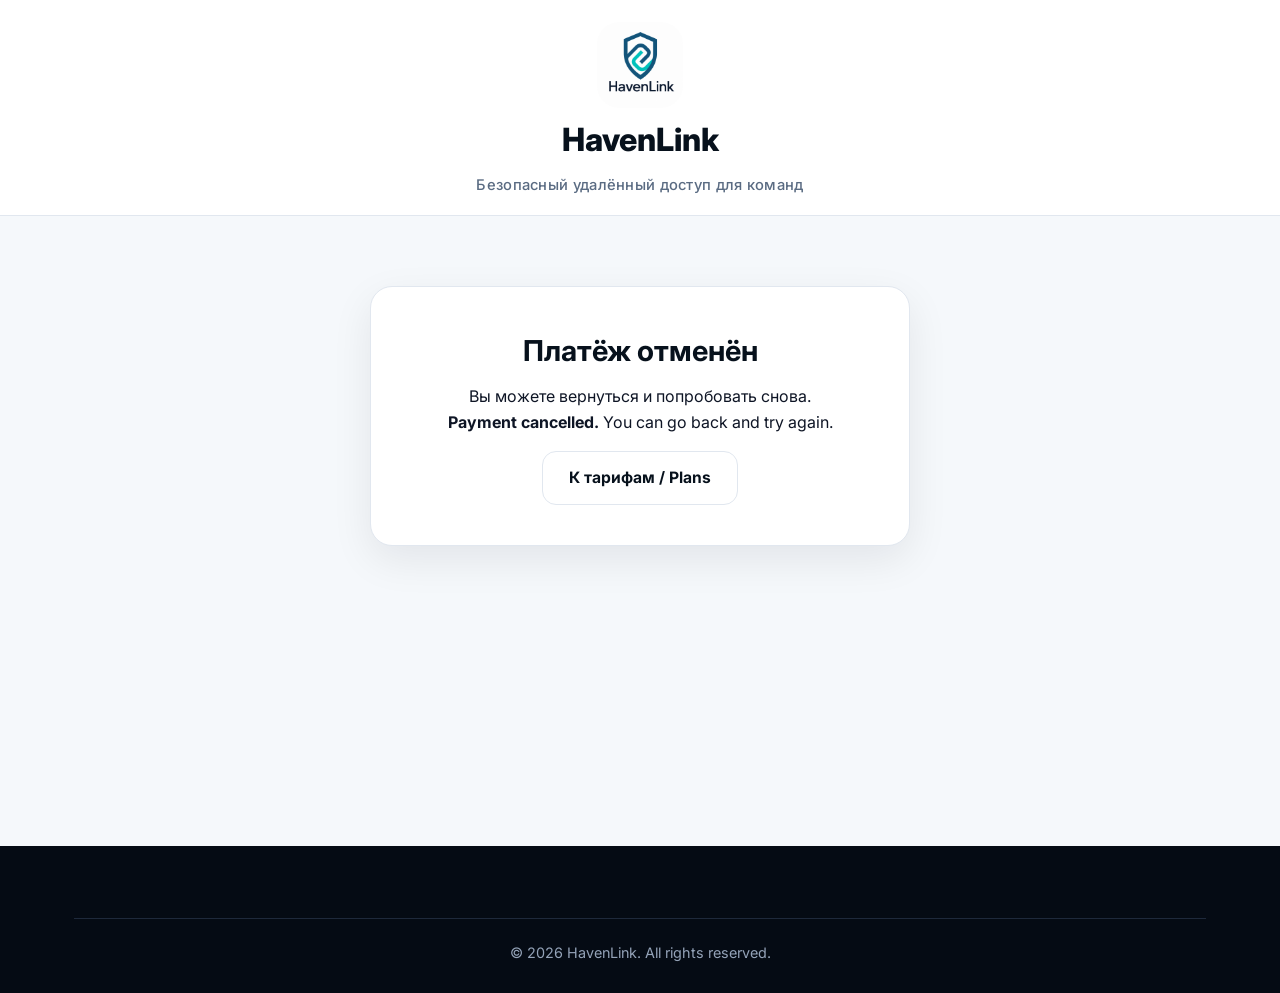
<file: cancel.html>
<!DOCTYPE html>
<html lang="ru">
<head>
  <meta charset="UTF-8">
  <meta name="viewport" content="width=device-width, initial-scale=1.0">
  <title>HavenLink — Платёж отменён</title>
  <link rel="stylesheet" href="styles.css?v=2">
  <link rel="icon" type="image/png" href="assets/logo.png">
</head>
<body>
  <header class="header">
    <div class="container">
      <a href="index.html" class="logo logo--center">
        <img src="assets/logo.png" alt="HavenLink">
        <span>HavenLink</span>
        <small>Безопасный удалённый доступ для команд</small>
      </a>
    </div>
  </header>

  <main class="checkout-page" style="text-align:center">
    <div class="container">
      <div class="checkout-card">
        <h1>Платёж отменён</h1>
        <p>Вы можете вернуться и попробовать снова.</p>
        <p><strong>Payment cancelled.</strong> You can go back and try again.</p>
        <a href="index.html#pricing" class="btn btn-secondary" style="margin-top:16px">К тарифам / Plans</a>
      </div>
    </div>
  </main>

  <footer class="footer" style="margin-top:0">
    <div class="container">
      <div class="footer-bottom">
        <p>© 2026 HavenLink. All rights reserved.</p>
      </div>
    </div>
  </footer>
</body>
</html>
</file>
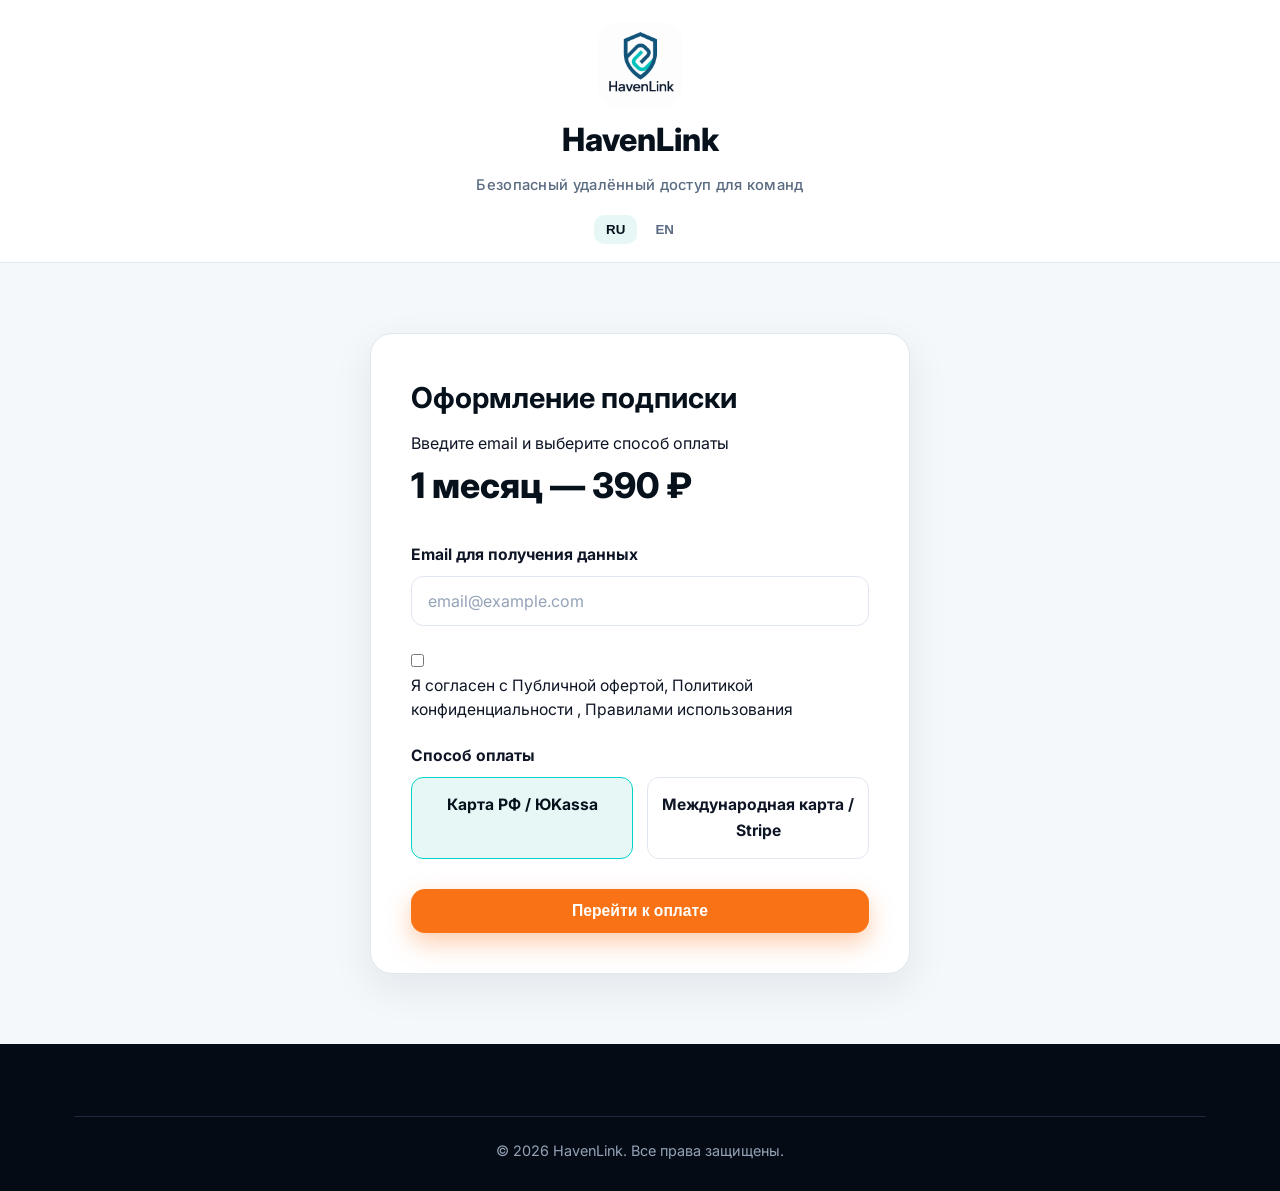
<file: checkout.html>
<!DOCTYPE html>
<html lang="ru">
<head>
  <meta charset="UTF-8">
  <meta name="viewport" content="width=device-width, initial-scale=1.0">
  <title>HavenLink — Оформление подписки</title>
  <link rel="stylesheet" href="styles.css?v=2">
  <link rel="icon" type="image/png" href="assets/logo.png">
</head>
<body>
  <header class="header">
    <div class="container">
      <a href="index.html" class="logo logo--center">
        <img src="assets/logo.png" alt="HavenLink">
        <span>HavenLink</span>
        <small>Безопасный удалённый доступ для команд</small>
      </a>
      <nav class="nav">
        <div class="lang-switch">
          <button class="lang-btn active" data-lang="ru">RU</button>
          <button class="lang-btn" data-lang="en">EN</button>
        </div>
      </nav>
    </div>
  </header>

  <main class="checkout-page">
    <div class="container">
      <div class="checkout-card">
        <h1 data-i18n="checkout_title"></h1>
        <p data-i18n="checkout_subtitle"></p>
        <div class="plan-price" id="plan-price">—</div>

        <form id="checkout-form">
          <input type="hidden" id="plan" name="plan">

          <div class="form-group">
            <label for="email" data-i18n="checkout_email_label"></label>
            <input type="email" id="email" name="email" required placeholder="email@example.com">
          </div>

          <div class="form-group" style="align-items:flex-start; gap:10px; flex-direction:row;">
            <input type="checkbox" id="consent" name="consent" required style="width:auto; margin-top:4px;">
            <label for="consent" style="font-weight:normal; line-height:1.5;">
              <span data-i18n="checkout_consent_prefix"></span>
              <a href="oferta.html" target="_blank" data-i18n="checkout_consent_oferta"></a>,
              <a href="privacy.html" target="_blank" data-i18n="checkout_consent_privacy"></a>
              <span data-i18n="checkout_consent_and"></span>
              <a href="terms.html" target="_blank" data-i18n="checkout_consent_terms"></a>
            </label>
          </div>

          <div class="form-group">
            <label data-i18n="checkout_provider_label"></label>
            <div class="radio-group">
              <label class="radio-item active">
                <input type="radio" name="provider" value="yookassa" checked>
                <span data-i18n="checkout_provider_yookassa"></span>
              </label>
              <label class="radio-item">
                <input type="radio" name="provider" value="stripe">
                <span data-i18n="checkout_provider_stripe"></span>
              </label>
            </div>
          </div>

          <button type="submit" class="btn btn-primary" style="width:100%" data-i18n="checkout_pay_button"></button>
          <div class="error-message" id="error"></div>
        </form>
      </div>
    </div>
  </main>

  <footer class="footer" style="margin-top:0">
    <div class="container">
      <div class="footer-bottom">
        <p>© 2026 HavenLink. <span data-i18n="footer_copy"></span></p>
      </div>
    </div>
  </footer>

  <script>
    const API_BASE = (() => {
      if (window.location.hostname === 'localhost' || window.location.hostname === '127.0.0.1') {
        return 'http://localhost:8000';
      }
      // Use Fly.io backend directly. After you configure api.havenlink.ru DNS,
      // change this to 'https://api.havenlink.ru'.
      return 'https://havenlink-backend.fly.dev';
    })();

    const PLANS = {
      monthly: { ru: { name: '1 месяц', price: '390 ₽' }, en: { name: '1 month', price: '$4.49' } },
      halfyear: { ru: { name: '6 месяцев', price: '1 990 ₽' }, en: { name: '6 months', price: '$22.90' } },
      yearly: { ru: { name: '12 месяцев', price: '3 990 ₽' }, en: { name: '12 months', price: '$45.90' } }
    };

    const i18n = {
      ru: {
        checkout_title: 'Оформление подписки',
        checkout_subtitle: 'Введите email и выберите способ оплаты',
        checkout_email_label: 'Email для получения данных',
        checkout_consent_prefix: 'Я согласен с',
        checkout_consent_oferta: 'Публичной офертой',
        checkout_consent_and: ',',
        checkout_consent_privacy: 'Политикой конфиденциальности',
        checkout_consent_terms: 'Правилами использования',
        checkout_consent_error: 'Необходимо согласие с офертой и политикой конфиденциальности',
        checkout_provider_label: 'Способ оплаты',
        checkout_provider_yookassa: 'Карта РФ / ЮKassa',
        checkout_provider_stripe: 'Международная карта / Stripe',
        checkout_pay_button: 'Перейти к оплате',
        footer_copy: 'Все права защищены.',
        error_invalid_plan: 'Выберите корректный тариф.',
        error_request: 'Не удалось создать платёж. Попробуйте позже.',
        error_provider_yookassa: 'ЮKassa не настроена на сервере.',
        error_provider_stripe: 'Stripe не настроен на сервере.'
      },
      en: {
        checkout_title: 'Checkout',
        checkout_subtitle: 'Enter your email and choose a payment method',
        checkout_email_label: 'Email to receive credentials',
        checkout_consent_prefix: 'I agree to the',
        checkout_consent_oferta: 'Terms of Service',
        checkout_consent_and: ',',
        checkout_consent_privacy: 'Privacy Policy',
        checkout_consent_terms: 'Acceptable Use Policy',
        checkout_consent_error: 'You must agree to the Terms of Service and Privacy Policy',
        checkout_provider_label: 'Payment method',
        checkout_provider_yookassa: 'Russian card / YooKassa',
        checkout_provider_stripe: 'International card / Stripe',
        checkout_pay_button: 'Proceed to payment',
        footer_copy: 'All rights reserved.',
        error_invalid_plan: 'Please select a valid plan.',
        error_request: 'Could not create payment. Please try again later.',
        error_provider_yookassa: 'YooKassa is not configured on the server.',
        error_provider_stripe: 'Stripe is not configured on the server.'
      }
    };

    let currentLang = localStorage.getItem('havenlink-lang') || 'ru';

    function setLang(lang) {
      currentLang = lang;
      document.documentElement.lang = lang;
      document.querySelectorAll('[data-i18n]').forEach(el => {
        const key = el.dataset.i18n;
        if (i18n[lang][key] !== undefined) {
          el.textContent = i18n[lang][key];
        }
      });
      document.querySelectorAll('.lang-btn').forEach(btn => {
        btn.classList.toggle('active', btn.dataset.lang === lang);
      });
      localStorage.setItem('havenlink-lang', lang);
      updatePlanDisplay();
    }

    function getPlanFromQuery() {
      const params = new URLSearchParams(window.location.search);
      return params.get('plan') || 'monthly';
    }

    function updatePlanDisplay() {
      const planKey = getPlanFromQuery();
      const plan = PLANS[planKey];
      const priceEl = document.getElementById('plan-price');
      if (plan && priceEl) {
        priceEl.textContent = `${plan[currentLang].name} — ${plan[currentLang].price}`;
      } else if (priceEl) {
        priceEl.textContent = i18n[currentLang].error_invalid_plan;
      }
      document.getElementById('plan').value = planKey;
    }

    document.querySelectorAll('.lang-btn').forEach(btn => {
      btn.addEventListener('click', () => setLang(btn.dataset.lang));
    });

    document.querySelectorAll('.radio-item input').forEach(input => {
      input.addEventListener('change', () => {
        document.querySelectorAll('.radio-item').forEach(item => item.classList.remove('active'));
        input.closest('.radio-item').classList.add('active');
      });
    });

    document.getElementById('checkout-form').addEventListener('submit', async (e) => {
      e.preventDefault();
      const errorEl = document.getElementById('error');
      errorEl.classList.remove('visible');
      errorEl.textContent = '';

      const form = e.target;
      const email = form.email.value.trim();
      const plan = form.plan.value;
      const provider = form.provider.value;
      const consent = form.consent.checked;

      if (!consent) {
        errorEl.textContent = i18n[currentLang].checkout_consent_error;
        errorEl.classList.add('visible');
        return;
      }

      if (!PLANS[plan]) {
        errorEl.textContent = i18n[currentLang].error_invalid_plan;
        errorEl.classList.add('visible');
        return;
      }

      try {
        const res = await fetch(`${API_BASE}/api/v1/checkout`, {
          method: 'POST',
          headers: { 'Content-Type': 'application/json' },
          body: JSON.stringify({ email, plan, provider })
        });
        const data = await res.json();
        if (!res.ok) {
          throw new Error(data.detail || i18n[currentLang].error_request);
        }
        if (data.payment_url) {
          window.location.href = data.payment_url;
        } else {
          throw new Error(i18n[currentLang].error_request);
        }
      } catch (err) {
        errorEl.textContent = err.message || i18n[currentLang].error_request;
        errorEl.classList.add('visible');
      }
    });

    setLang(currentLang);
    updatePlanDisplay();
  </script>
</body>
</html>
</file>
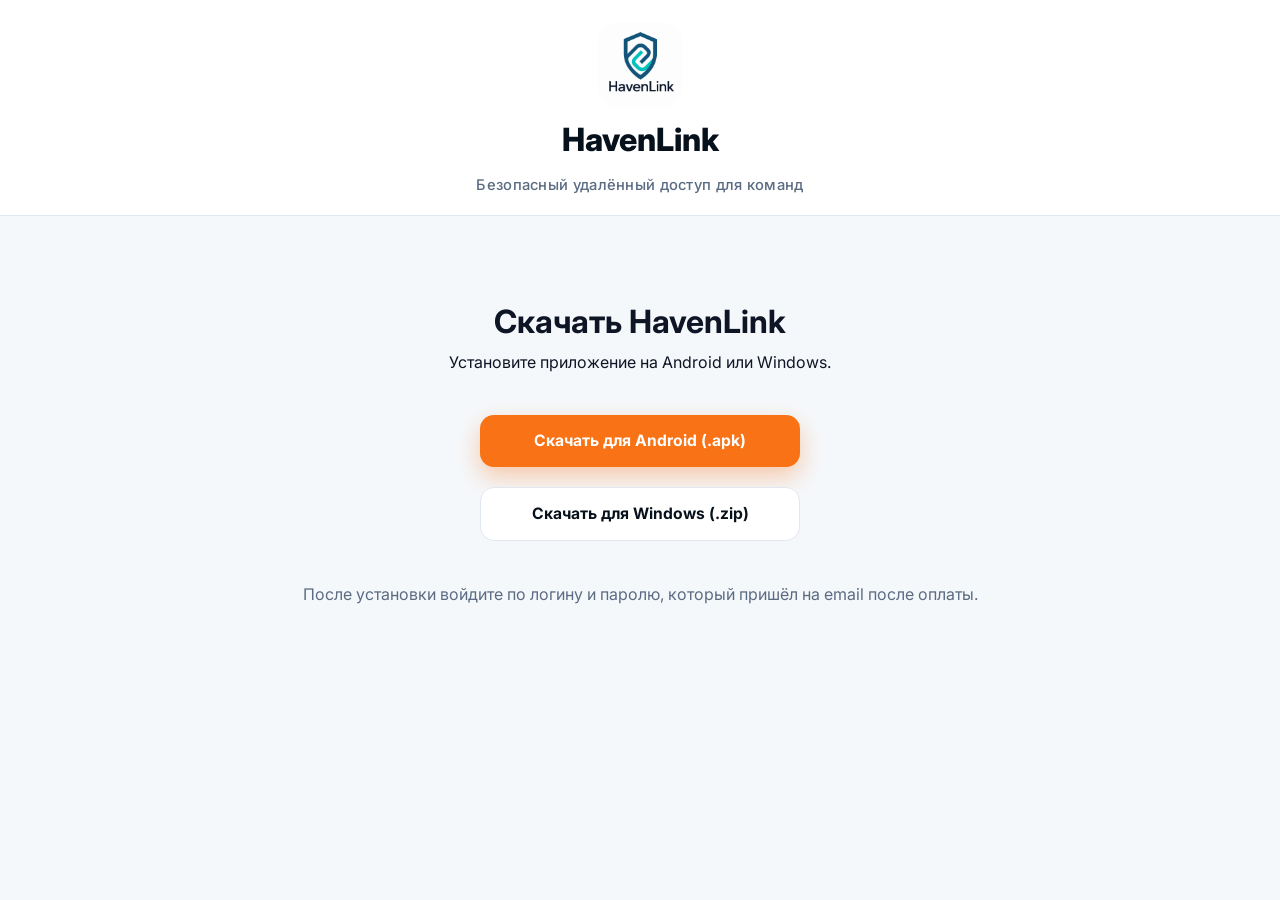
<file: download.html>
<!DOCTYPE html>
<html lang="ru">
<head>
  <meta charset="UTF-8">
  <meta name="viewport" content="width=device-width, initial-scale=1.0">
  <title>HavenLink — Скачать приложение</title>
  <link rel="stylesheet" href="styles.css?v=2">
</head>
<body>
  <header class="header">
    <div class="container">
      <a href="index.html" class="logo logo--center">
        <img src="assets/logo.png" alt="HavenLink">
        <span>HavenLink</span>
        <small>Безопасный удалённый доступ для команд</small>
      </a>
    </div>
  </header>
  <main class="container" style="padding: 80px 20px; text-align:center;">
    <h1>Скачать HavenLink</h1>
    <p>Установите приложение на Android или Windows.</p>
    <div style="margin-top: 40px; display:flex; flex-direction:column; gap:20px; align-items:center;">
      <a class="btn btn-primary" href="https://github.com/Zubcoder/HavenLink-App/releases/latest/download/havenlink-android.apk" style="max-width:320px; width:100%;">Скачать для Android (.apk)</a>
      <a class="btn btn-secondary" href="https://github.com/Zubcoder/HavenLink-App/releases/latest/download/havenlink-windows.zip" style="max-width:320px; width:100%;">Скачать для Windows (.zip)</a>
    </div>
    <p style="margin-top: 40px; color: var(--muted);">После установки войдите по логину и паролю, который пришёл на email после оплаты.</p>
  </main>
</body>
</html>
</file>
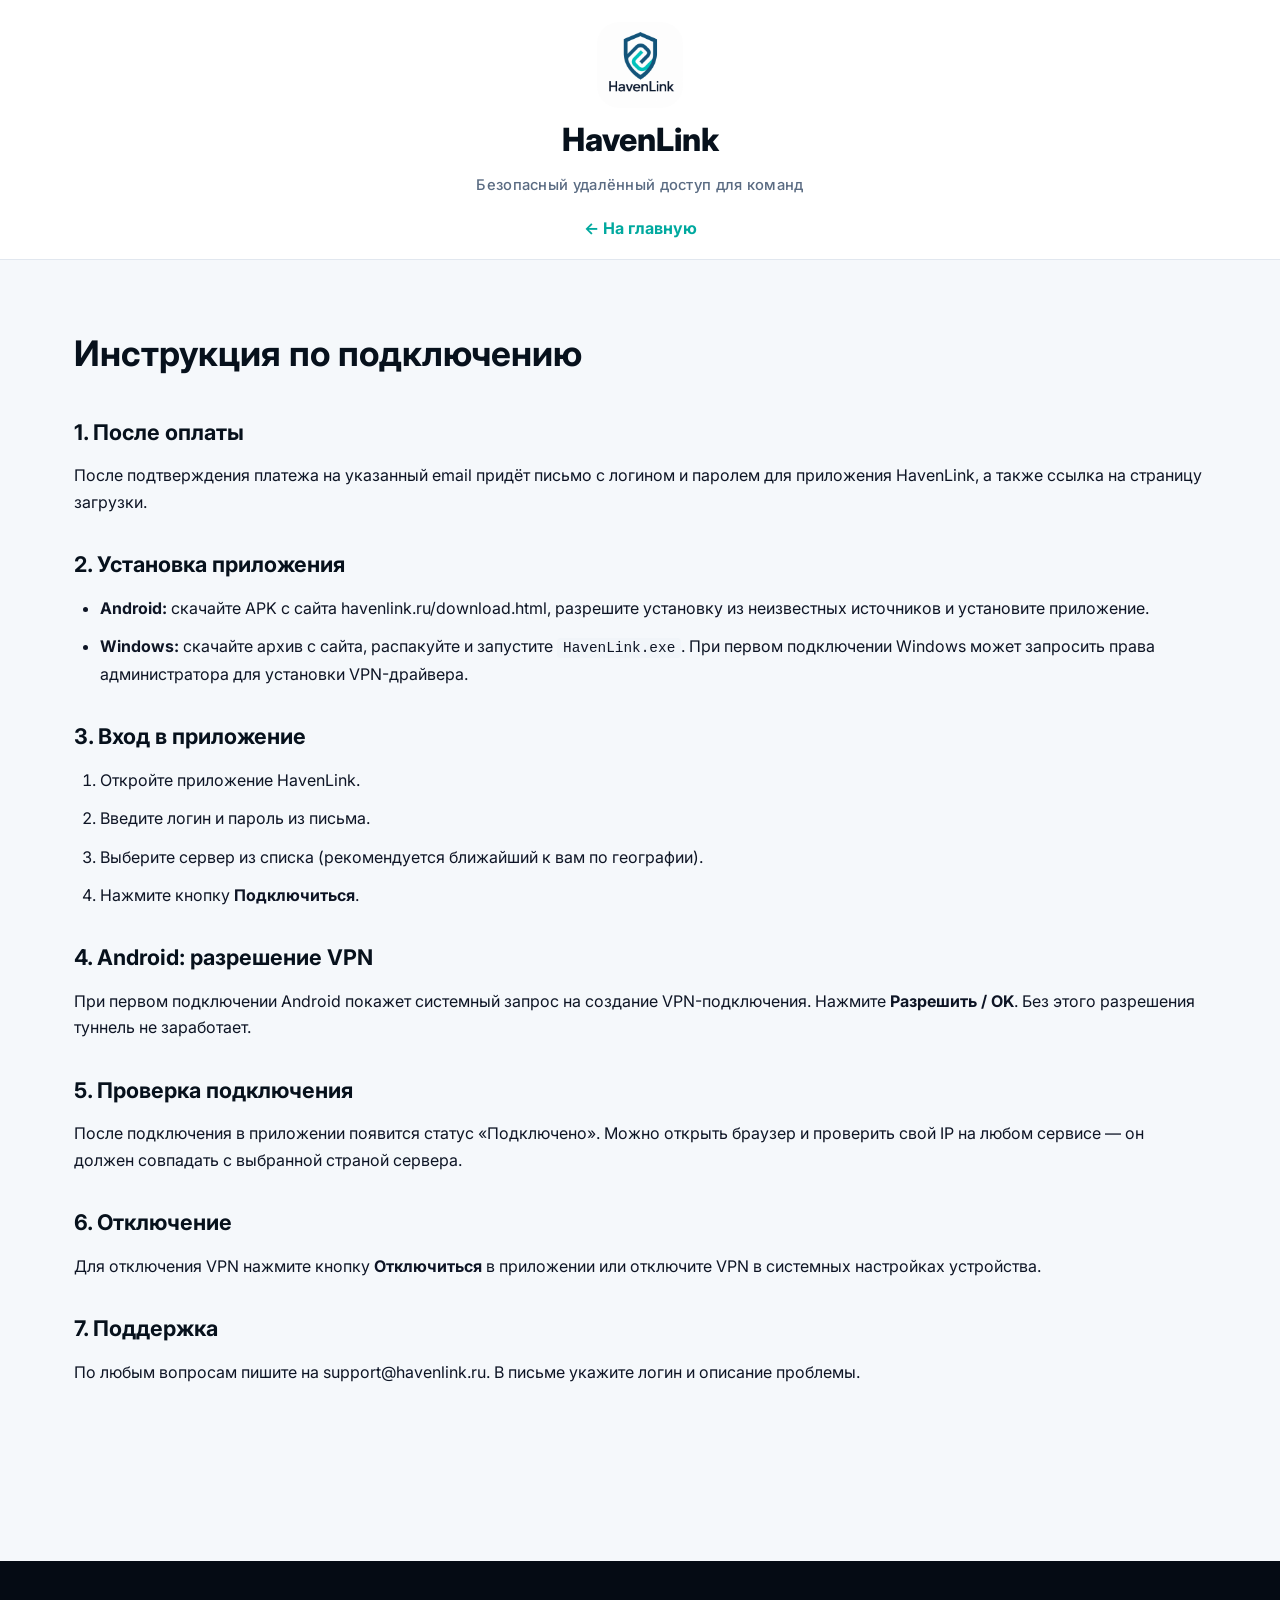
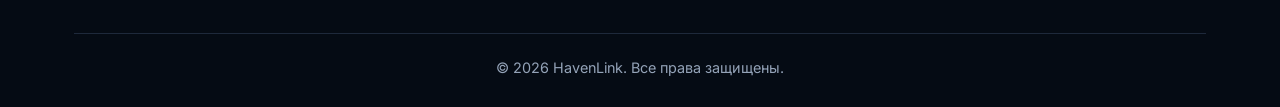
<file: instructions.html>
<!DOCTYPE html>
<html lang="ru">
<head>
  <meta charset="UTF-8">
  <meta name="viewport" content="width=device-width, initial-scale=1.0">
  <title>Инструкция по подключению — HavenLink</title>
  <link rel="stylesheet" href="styles.css?v=2">
  <link rel="icon" type="image/png" href="assets/logo.png">
</head>
<body>
  <header class="header">
    <div class="container">
      <a href="index.html" class="logo logo--center">
        <img src="assets/logo.png" alt="HavenLink">
        <span>HavenLink</span>
        <small>Безопасный удалённый доступ для команд</small>
      </a>
      <a href="index.html" class="back-link">← На главную</a>
    </div>
  </header>

  <main class="legal-page">
    <div class="container">
      <h1>Инструкция по подключению</h1>

      <h2>1. После оплаты</h2>
      <p>После подтверждения платежа на указанный email придёт письмо с логином и паролем для приложения HavenLink, а также ссылка на страницу загрузки.</p>

      <h2>2. Установка приложения</h2>
      <ul>
        <li><strong>Android:</strong> скачайте APK с сайта havenlink.ru/download.html, разрешите установку из неизвестных источников и установите приложение.</li>
        <li><strong>Windows:</strong> скачайте архив с сайта, распакуйте и запустите <code>HavenLink.exe</code>. При первом подключении Windows может запросить права администратора для установки VPN-драйвера.</li>
      </ul>

      <h2>3. Вход в приложение</h2>
      <ol>
        <li>Откройте приложение HavenLink.</li>
        <li>Введите логин и пароль из письма.</li>
        <li>Выберите сервер из списка (рекомендуется ближайший к вам по географии).</li>
        <li>Нажмите кнопку <strong>Подключиться</strong>.</li>
      </ol>

      <h2>4. Android: разрешение VPN</h2>
      <p>При первом подключении Android покажет системный запрос на создание VPN-подключения. Нажмите <strong>Разрешить / OK</strong>. Без этого разрешения туннель не заработает.</p>

      <h2>5. Проверка подключения</h2>
      <p>После подключения в приложении появится статус «Подключено». Можно открыть браузер и проверить свой IP на любом сервисе — он должен совпадать с выбранной страной сервера.</p>

      <h2>6. Отключение</h2>
      <p>Для отключения VPN нажмите кнопку <strong>Отключиться</strong> в приложении или отключите VPN в системных настройках устройства.</p>

      <h2>7. Поддержка</h2>
      <p>По любым вопросам пишите на <a href="mailto:support@havenlink.ru">support@havenlink.ru</a>. В письме укажите логин и описание проблемы.</p>
    </div>
  </main>

  <footer class="footer">
    <div class="container">
      <div class="footer-bottom">
        <p>© 2026 HavenLink. Все права защищены.</p>
      </div>
    </div>
  </footer>
</body>
</html>
</file>
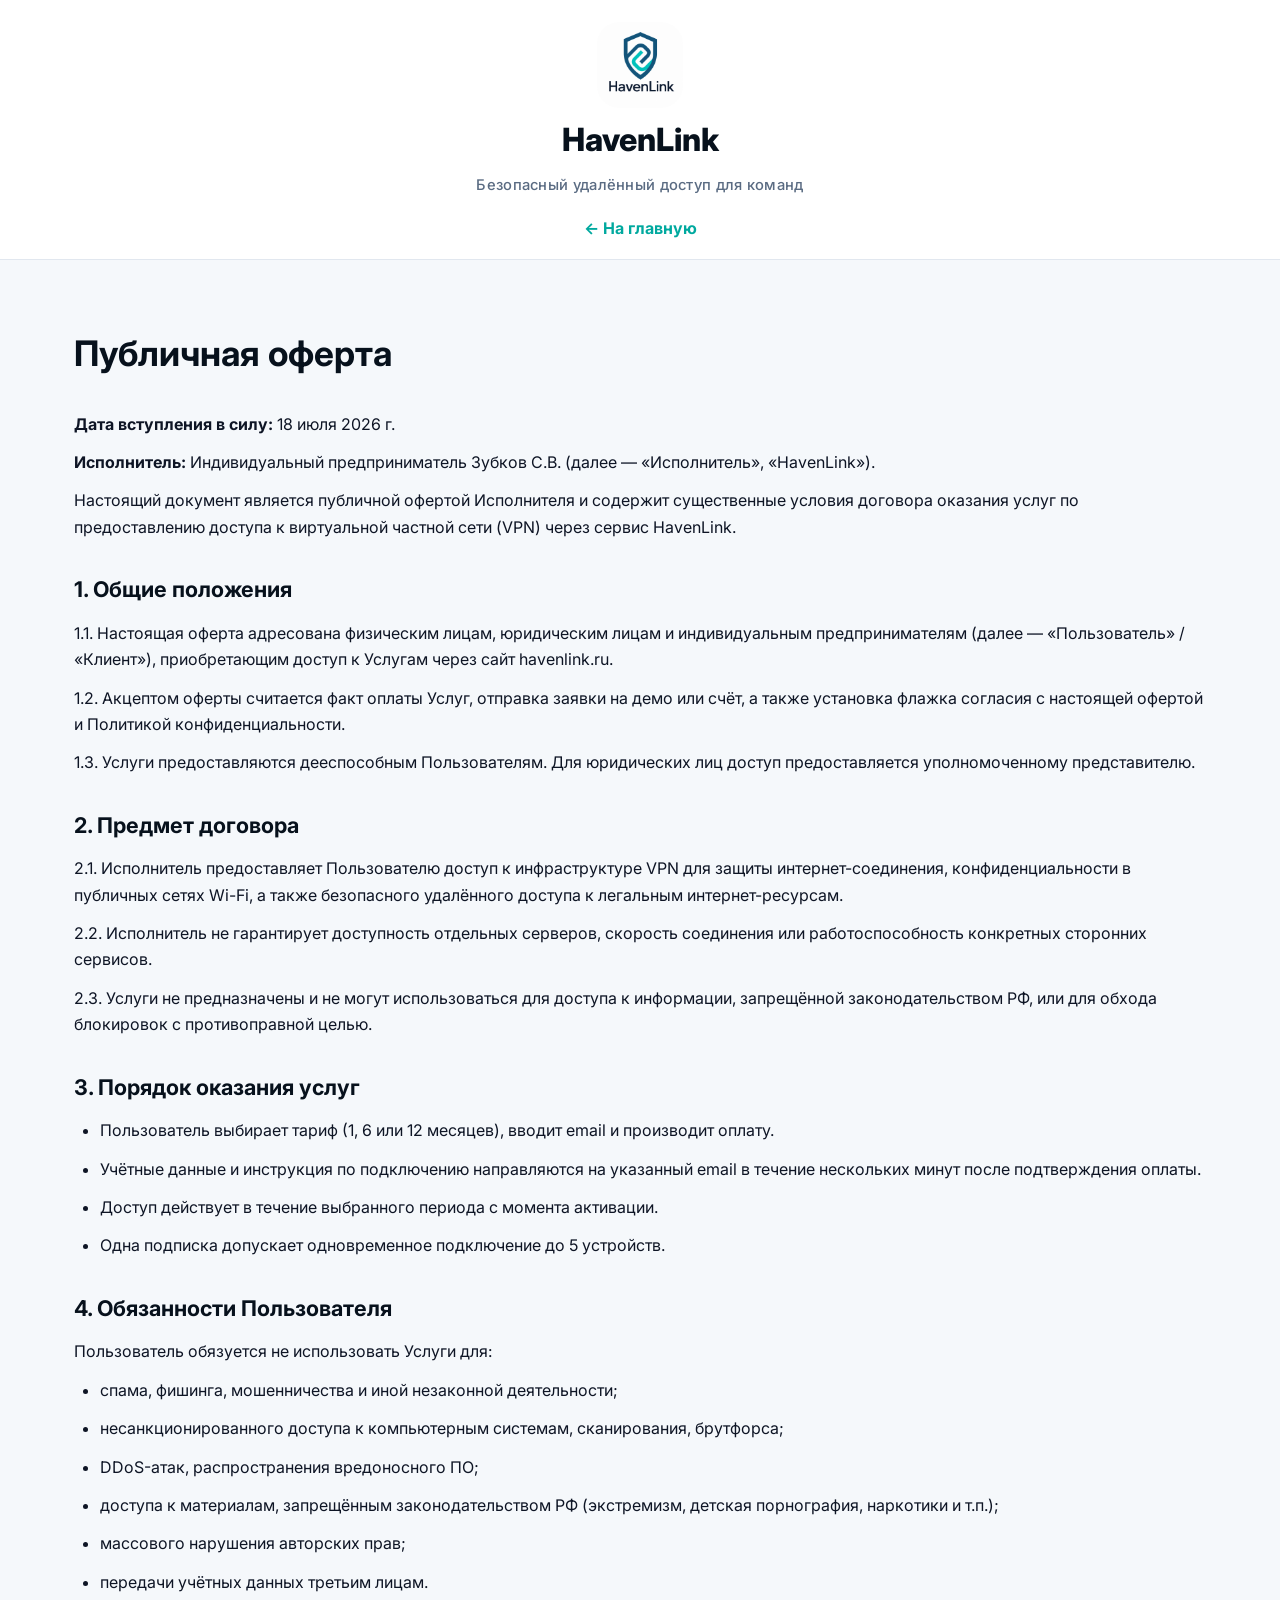
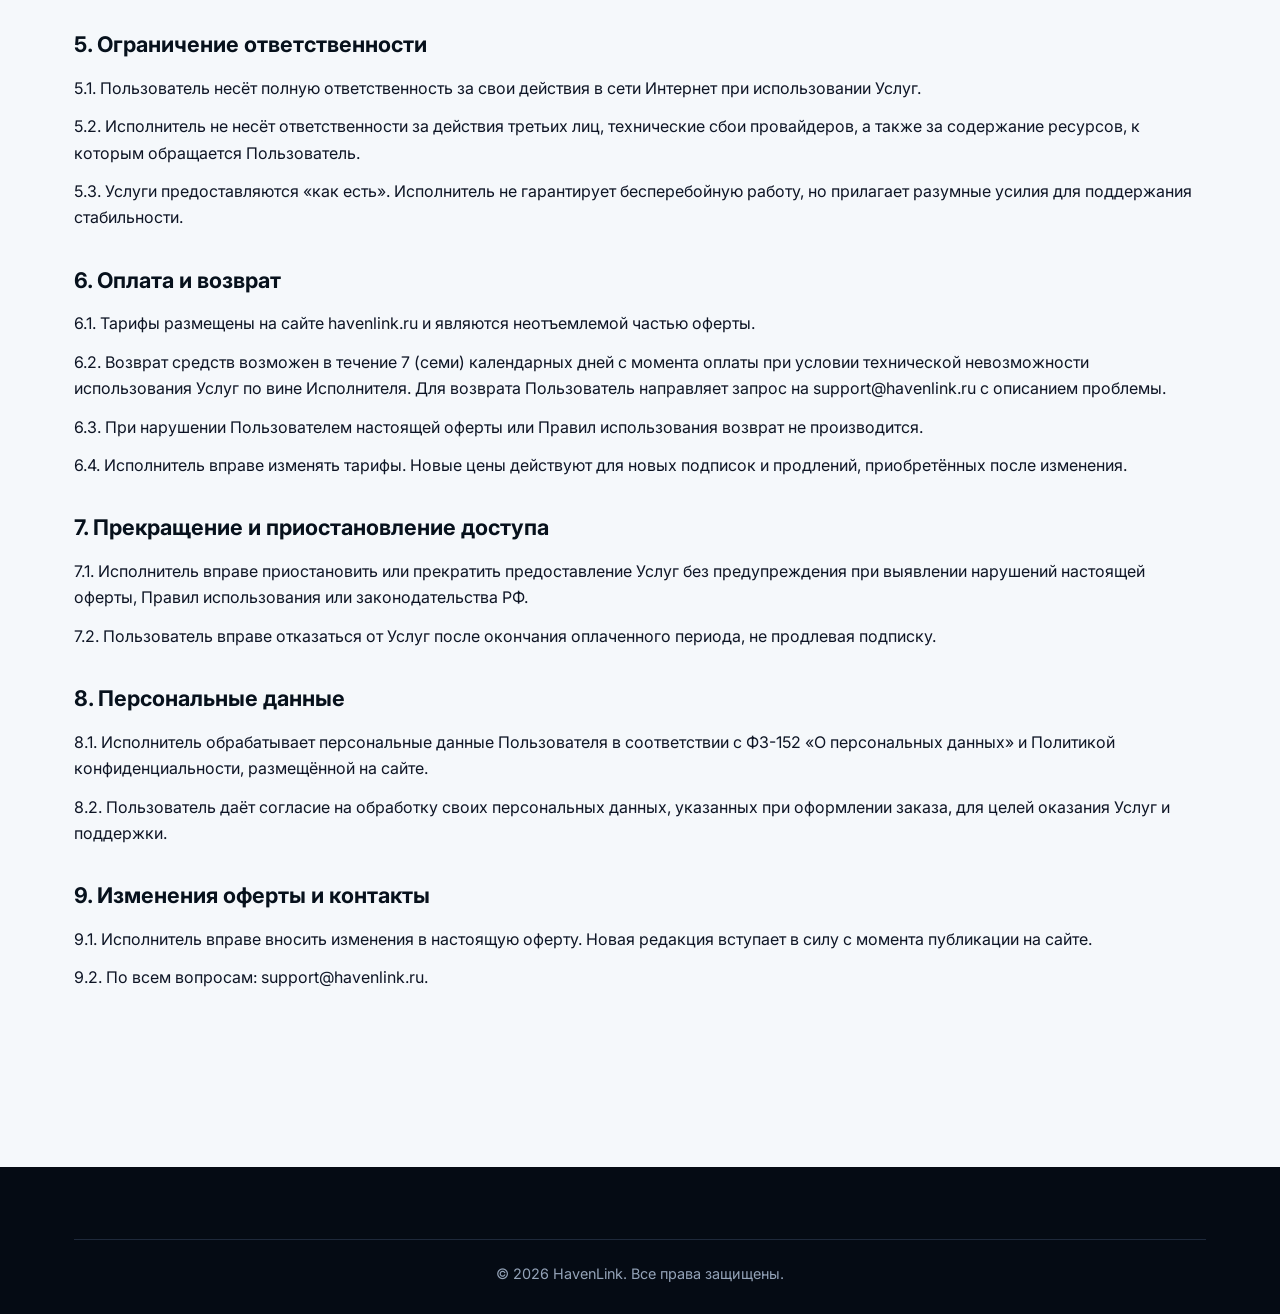
<file: oferta.html>
<!DOCTYPE html>
<html lang="ru">
<head>
  <meta charset="UTF-8">
  <meta name="viewport" content="width=device-width, initial-scale=1.0">
  <title>Публичная оферта — HavenLink</title>
  <link rel="stylesheet" href="styles.css?v=2">
  <link rel="icon" type="image/png" href="assets/logo.png">
</head>
<body>
  <header class="header">
    <div class="container">
      <a href="index.html" class="logo logo--center">
        <img src="assets/logo.png" alt="HavenLink">
        <span>HavenLink</span>
        <small>Безопасный удалённый доступ для команд</small>
      </a>
      <a href="index.html" class="back-link">← На главную</a>
    </div>
  </header>

  <main class="legal-page">
    <div class="container">
      <h1>Публичная оферта</h1>
      <p><strong>Дата вступления в силу:</strong> 18 июля 2026 г.</p>
      <p><strong>Исполнитель:</strong> Индивидуальный предприниматель Зубков С.В. (далее — «Исполнитель», «HavenLink»).</p>
      <p>Настоящий документ является публичной офертой Исполнителя и содержит существенные условия договора оказания услуг по предоставлению доступа к виртуальной частной сети (VPN) через сервис HavenLink.</p>

      <h2>1. Общие положения</h2>
      <p>1.1. Настоящая оферта адресована физическим лицам, юридическим лицам и индивидуальным предпринимателям (далее — «Пользователь» / «Клиент»), приобретающим доступ к Услугам через сайт <a href="https://havenlink.ru">havenlink.ru</a>.</p>
      <p>1.2. Акцептом оферты считается факт оплаты Услуг, отправка заявки на демо или счёт, а также установка флажка согласия с настоящей офертой и Политикой конфиденциальности.</p>
      <p>1.3. Услуги предоставляются дееспособным Пользователям. Для юридических лиц доступ предоставляется уполномоченному представителю.</p>

      <h2>2. Предмет договора</h2>
      <p>2.1. Исполнитель предоставляет Пользователю доступ к инфраструктуре VPN для защиты интернет-соединения, конфиденциальности в публичных сетях Wi-Fi, а также безопасного удалённого доступа к легальным интернет-ресурсам.</p>
      <p>2.2. Исполнитель не гарантирует доступность отдельных серверов, скорость соединения или работоспособность конкретных сторонних сервисов.</p>
      <p>2.3. Услуги не предназначены и не могут использоваться для доступа к информации, запрещённой законодательством РФ, или для обхода блокировок с противоправной целью.</p>

      <h2>3. Порядок оказания услуг</h2>
      <ul>
        <li>Пользователь выбирает тариф (1, 6 или 12 месяцев), вводит email и производит оплату.</li>
        <li>Учётные данные и инструкция по подключению направляются на указанный email в течение нескольких минут после подтверждения оплаты.</li>
        <li>Доступ действует в течение выбранного периода с момента активации.</li>
        <li>Одна подписка допускает одновременное подключение до 5 устройств.</li>
      </ul>

      <h2>4. Обязанности Пользователя</h2>
      <p>Пользователь обязуется не использовать Услуги для:</p>
      <ul>
        <li>спама, фишинга, мошенничества и иной незаконной деятельности;</li>
        <li>несанкционированного доступа к компьютерным системам, сканирования, брутфорса;</li>
        <li>DDoS-атак, распространения вредоносного ПО;</li>
        <li>доступа к материалам, запрещённым законодательством РФ (экстремизм, детская порнография, наркотики и т.п.);</li>
        <li>массового нарушения авторских прав;</li>
        <li>передачи учётных данных третьим лицам.</li>
      </ul>

      <h2>5. Ограничение ответственности</h2>
      <p>5.1. Пользователь несёт полную ответственность за свои действия в сети Интернет при использовании Услуг.</p>
      <p>5.2. Исполнитель не несёт ответственности за действия третьих лиц, технические сбои провайдеров, а также за содержание ресурсов, к которым обращается Пользователь.</p>
      <p>5.3. Услуги предоставляются «как есть». Исполнитель не гарантирует бесперебойную работу, но прилагает разумные усилия для поддержания стабильности.</p>

      <h2>6. Оплата и возврат</h2>
      <p>6.1. Тарифы размещены на сайте <a href="index.html#pricing">havenlink.ru</a> и являются неотъемлемой частью оферты.</p>
      <p>6.2. Возврат средств возможен в течение 7 (семи) календарных дней с момента оплаты при условии технической невозможности использования Услуг по вине Исполнителя. Для возврата Пользователь направляет запрос на <a href="mailto:support@havenlink.ru">support@havenlink.ru</a> с описанием проблемы.</p>
      <p>6.3. При нарушении Пользователем настоящей оферты или Правил использования возврат не производится.</p>
      <p>6.4. Исполнитель вправе изменять тарифы. Новые цены действуют для новых подписок и продлений, приобретённых после изменения.</p>

      <h2>7. Прекращение и приостановление доступа</h2>
      <p>7.1. Исполнитель вправе приостановить или прекратить предоставление Услуг без предупреждения при выявлении нарушений настоящей оферты, Правил использования или законодательства РФ.</p>
      <p>7.2. Пользователь вправе отказаться от Услуг после окончания оплаченного периода, не продлевая подписку.</p>

      <h2>8. Персональные данные</h2>
      <p>8.1. Исполнитель обрабатывает персональные данные Пользователя в соответствии с ФЗ-152 «О персональных данных» и Политикой конфиденциальности, размещённой на сайте.</p>
      <p>8.2. Пользователь даёт согласие на обработку своих персональных данных, указанных при оформлении заказа, для целей оказания Услуг и поддержки.</p>

      <h2>9. Изменения оферты и контакты</h2>
      <p>9.1. Исполнитель вправе вносить изменения в настоящую оферту. Новая редакция вступает в силу с момента публикации на сайте.</p>
      <p>9.2. По всем вопросам: <a href="mailto:support@havenlink.ru">support@havenlink.ru</a>.</p>
    </div>
  </main>

  <footer class="footer">
    <div class="container">
      <div class="footer-bottom">
        <p>© 2026 HavenLink. Все права защищены.</p>
      </div>
    </div>
  </footer>
</body>
</html>
</file>
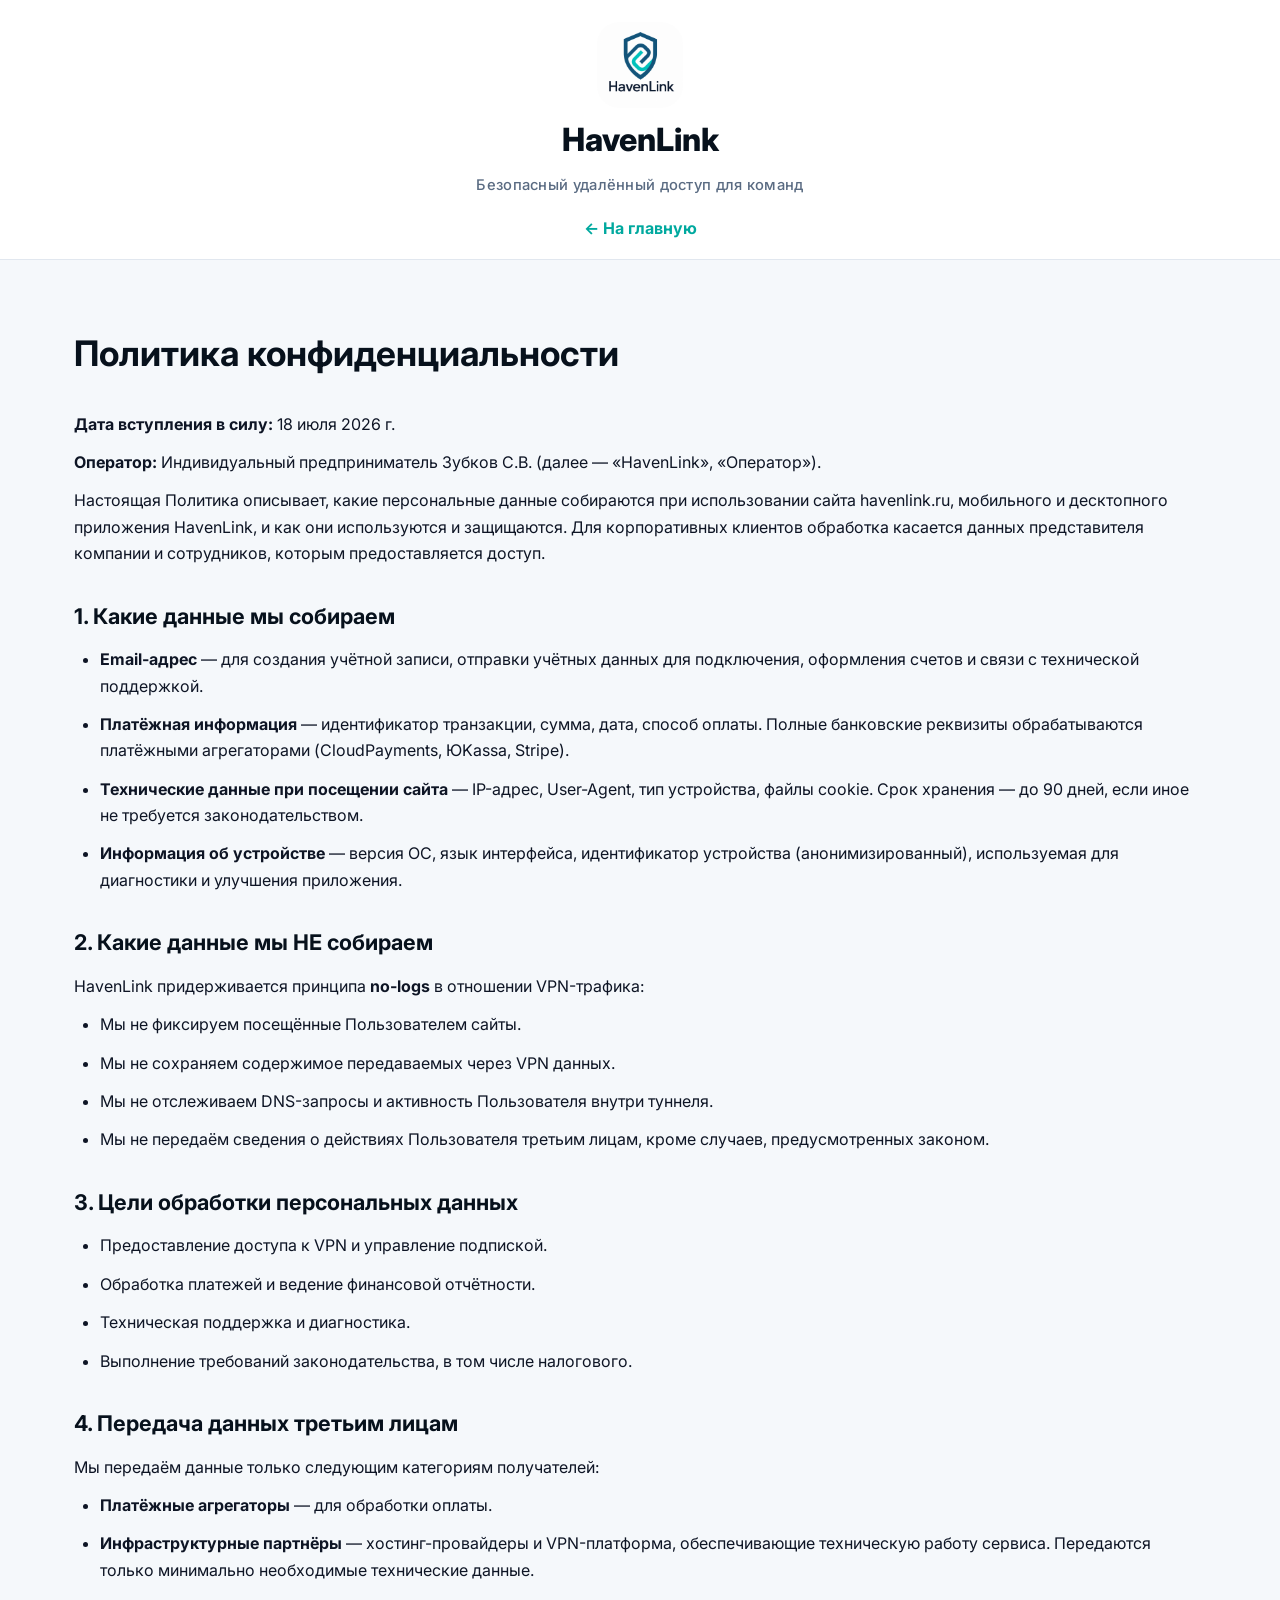
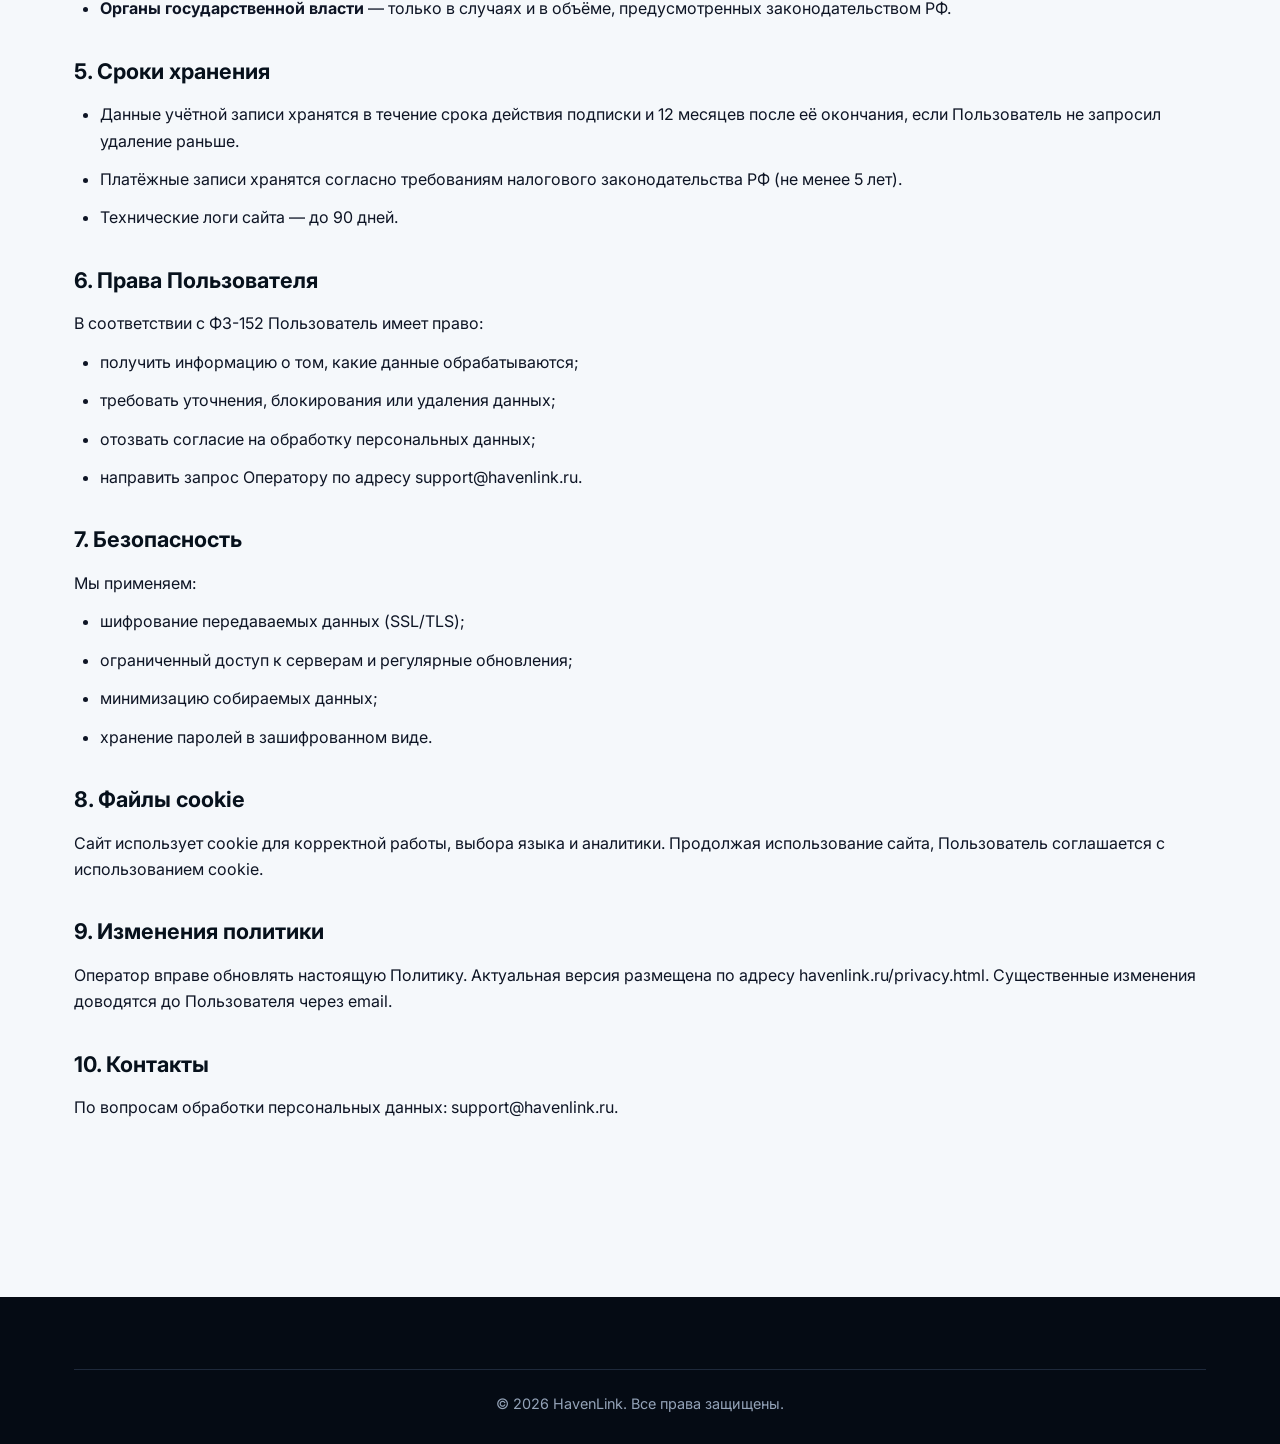
<file: privacy.html>
<!DOCTYPE html>
<html lang="ru">
<head>
  <meta charset="UTF-8">
  <meta name="viewport" content="width=device-width, initial-scale=1.0">
  <title>Политика конфиденциальности — HavenLink</title>
  <link rel="stylesheet" href="styles.css?v=2">
  <link rel="icon" type="image/png" href="assets/logo.png">
</head>
<body>
  <header class="header">
    <div class="container">
      <a href="index.html" class="logo logo--center">
        <img src="assets/logo.png" alt="HavenLink">
        <span>HavenLink</span>
        <small>Безопасный удалённый доступ для команд</small>
      </a>
      <a href="index.html" class="back-link">← На главную</a>
    </div>
  </header>

  <main class="legal-page">
    <div class="container">
      <h1>Политика конфиденциальности</h1>
      <p><strong>Дата вступления в силу:</strong> 18 июля 2026 г.</p>
      <p><strong>Оператор:</strong> Индивидуальный предприниматель Зубков С.В. (далее — «HavenLink», «Оператор»).</p>
      <p>Настоящая Политика описывает, какие персональные данные собираются при использовании сайта havenlink.ru, мобильного и десктопного приложения HavenLink, и как они используются и защищаются. Для корпоративных клиентов обработка касается данных представителя компании и сотрудников, которым предоставляется доступ.</p>

      <h2>1. Какие данные мы собираем</h2>
      <ul>
        <li><strong>Email-адрес</strong> — для создания учётной записи, отправки учётных данных для подключения, оформления счетов и связи с технической поддержкой.</li>
        <li><strong>Платёжная информация</strong> — идентификатор транзакции, сумма, дата, способ оплаты. Полные банковские реквизиты обрабатываются платёжными агрегаторами (CloudPayments, ЮKassa, Stripe).</li>
        <li><strong>Технические данные при посещении сайта</strong> — IP-адрес, User-Agent, тип устройства, файлы cookie. Срок хранения — до 90 дней, если иное не требуется законодательством.</li>
        <li><strong>Информация об устройстве</strong> — версия ОС, язык интерфейса, идентификатор устройства (анонимизированный), используемая для диагностики и улучшения приложения.</li>
      </ul>

      <h2>2. Какие данные мы НЕ собираем</h2>
      <p>HavenLink придерживается принципа <strong>no-logs</strong> в отношении VPN-трафика:</p>
      <ul>
        <li>Мы не фиксируем посещённые Пользователем сайты.</li>
        <li>Мы не сохраняем содержимое передаваемых через VPN данных.</li>
        <li>Мы не отслеживаем DNS-запросы и активность Пользователя внутри туннеля.</li>
        <li>Мы не передаём сведения о действиях Пользователя третьим лицам, кроме случаев, предусмотренных законом.</li>
      </ul>

      <h2>3. Цели обработки персональных данных</h2>
      <ul>
        <li>Предоставление доступа к VPN и управление подпиской.</li>
        <li>Обработка платежей и ведение финансовой отчётности.</li>
        <li>Техническая поддержка и диагностика.</li>
        <li>Выполнение требований законодательства, в том числе налогового.</li>
      </ul>

      <h2>4. Передача данных третьим лицам</h2>
      <p>Мы передаём данные только следующим категориям получателей:</p>
      <ul>
        <li><strong>Платёжные агрегаторы</strong> — для обработки оплаты.</li>
        <li><strong>Инфраструктурные партнёры</strong> — хостинг-провайдеры и VPN-платформа, обеспечивающие техническую работу сервиса. Передаются только минимально необходимые технические данные.</li>
        <li><strong>Органы государственной власти</strong> — только в случаях и в объёме, предусмотренных законодательством РФ.</li>
      </ul>

      <h2>5. Сроки хранения</h2>
      <ul>
        <li>Данные учётной записи хранятся в течение срока действия подписки и 12 месяцев после её окончания, если Пользователь не запросил удаление раньше.</li>
        <li>Платёжные записи хранятся согласно требованиям налогового законодательства РФ (не менее 5 лет).</li>
        <li>Технические логи сайта — до 90 дней.</li>
      </ul>

      <h2>6. Права Пользователя</h2>
      <p>В соответствии с ФЗ-152 Пользователь имеет право:</p>
      <ul>
        <li>получить информацию о том, какие данные обрабатываются;</li>
        <li>требовать уточнения, блокирования или удаления данных;</li>
        <li>отозвать согласие на обработку персональных данных;</li>
        <li>направить запрос Оператору по адресу <a href="mailto:support@havenlink.ru">support@havenlink.ru</a>.</li>
      </ul>

      <h2>7. Безопасность</h2>
      <p>Мы применяем:</p>
      <ul>
        <li>шифрование передаваемых данных (SSL/TLS);</li>
        <li>ограниченный доступ к серверам и регулярные обновления;</li>
        <li>минимизацию собираемых данных;</li>
        <li>хранение паролей в зашифрованном виде.</li>
      </ul>

      <h2>8. Файлы cookie</h2>
      <p>Сайт использует cookie для корректной работы, выбора языка и аналитики. Продолжая использование сайта, Пользователь соглашается с использованием cookie.</p>

      <h2>9. Изменения политики</h2>
      <p>Оператор вправе обновлять настоящую Политику. Актуальная версия размещена по адресу <a href="https://havenlink.ru/privacy.html">havenlink.ru/privacy.html</a>. Существенные изменения доводятся до Пользователя через email.</p>

      <h2>10. Контакты</h2>
      <p>По вопросам обработки персональных данных: <a href="mailto:support@havenlink.ru">support@havenlink.ru</a>.</p>
    </div>
  </main>

  <footer class="footer">
    <div class="container">
      <div class="footer-bottom">
        <p>© 2026 HavenLink. Все права защищены.</p>
      </div>
    </div>
  </footer>
</body>
</html>
</file>
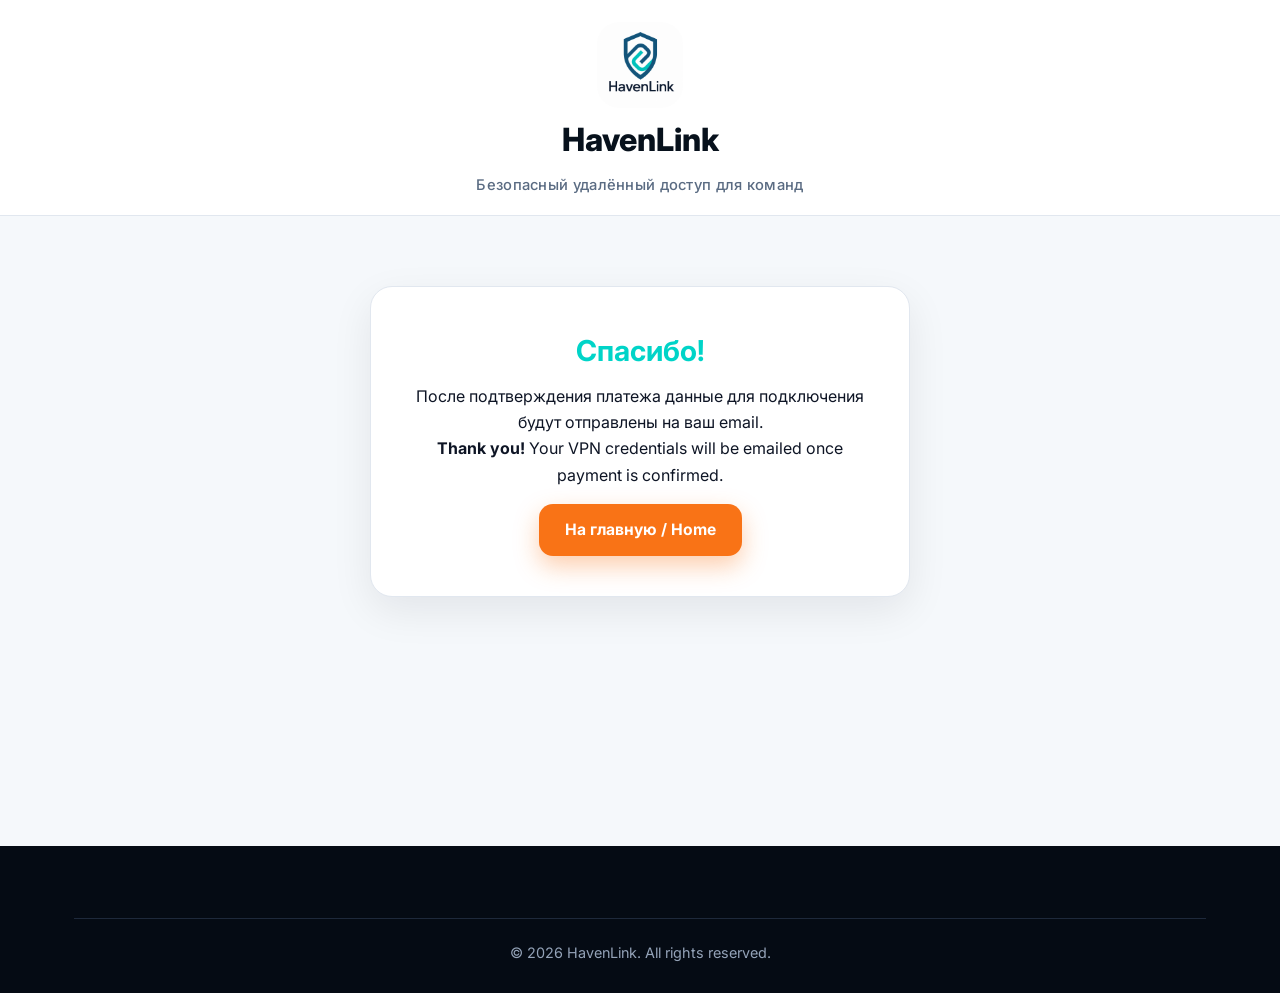
<file: success.html>
<!DOCTYPE html>
<html lang="ru">
<head>
  <meta charset="UTF-8">
  <meta name="viewport" content="width=device-width, initial-scale=1.0">
  <title>HavenLink — Спасибо за покупку</title>
  <link rel="stylesheet" href="styles.css?v=2">
  <link rel="icon" type="image/png" href="assets/logo.png">
</head>
<body>
  <header class="header">
    <div class="container">
      <a href="index.html" class="logo logo--center">
        <img src="assets/logo.png" alt="HavenLink">
        <span>HavenLink</span>
        <small>Безопасный удалённый доступ для команд</small>
      </a>
    </div>
  </header>

  <main class="checkout-page" style="text-align:center">
    <div class="container">
      <div class="checkout-card">
        <h1 style="color:var(--accent)">Спасибо!</h1>
        <p>После подтверждения платежа данные для подключения будут отправлены на ваш email.</p>
        <p><strong>Thank you!</strong> Your VPN credentials will be emailed once payment is confirmed.</p>
        <a href="index.html" class="btn btn-primary" style="margin-top:16px">На главную / Home</a>
      </div>
    </div>
  </main>

  <footer class="footer" style="margin-top:0">
    <div class="container">
      <div class="footer-bottom">
        <p>© 2026 HavenLink. All rights reserved.</p>
      </div>
    </div>
  </footer>
</body>
</html>
</file>
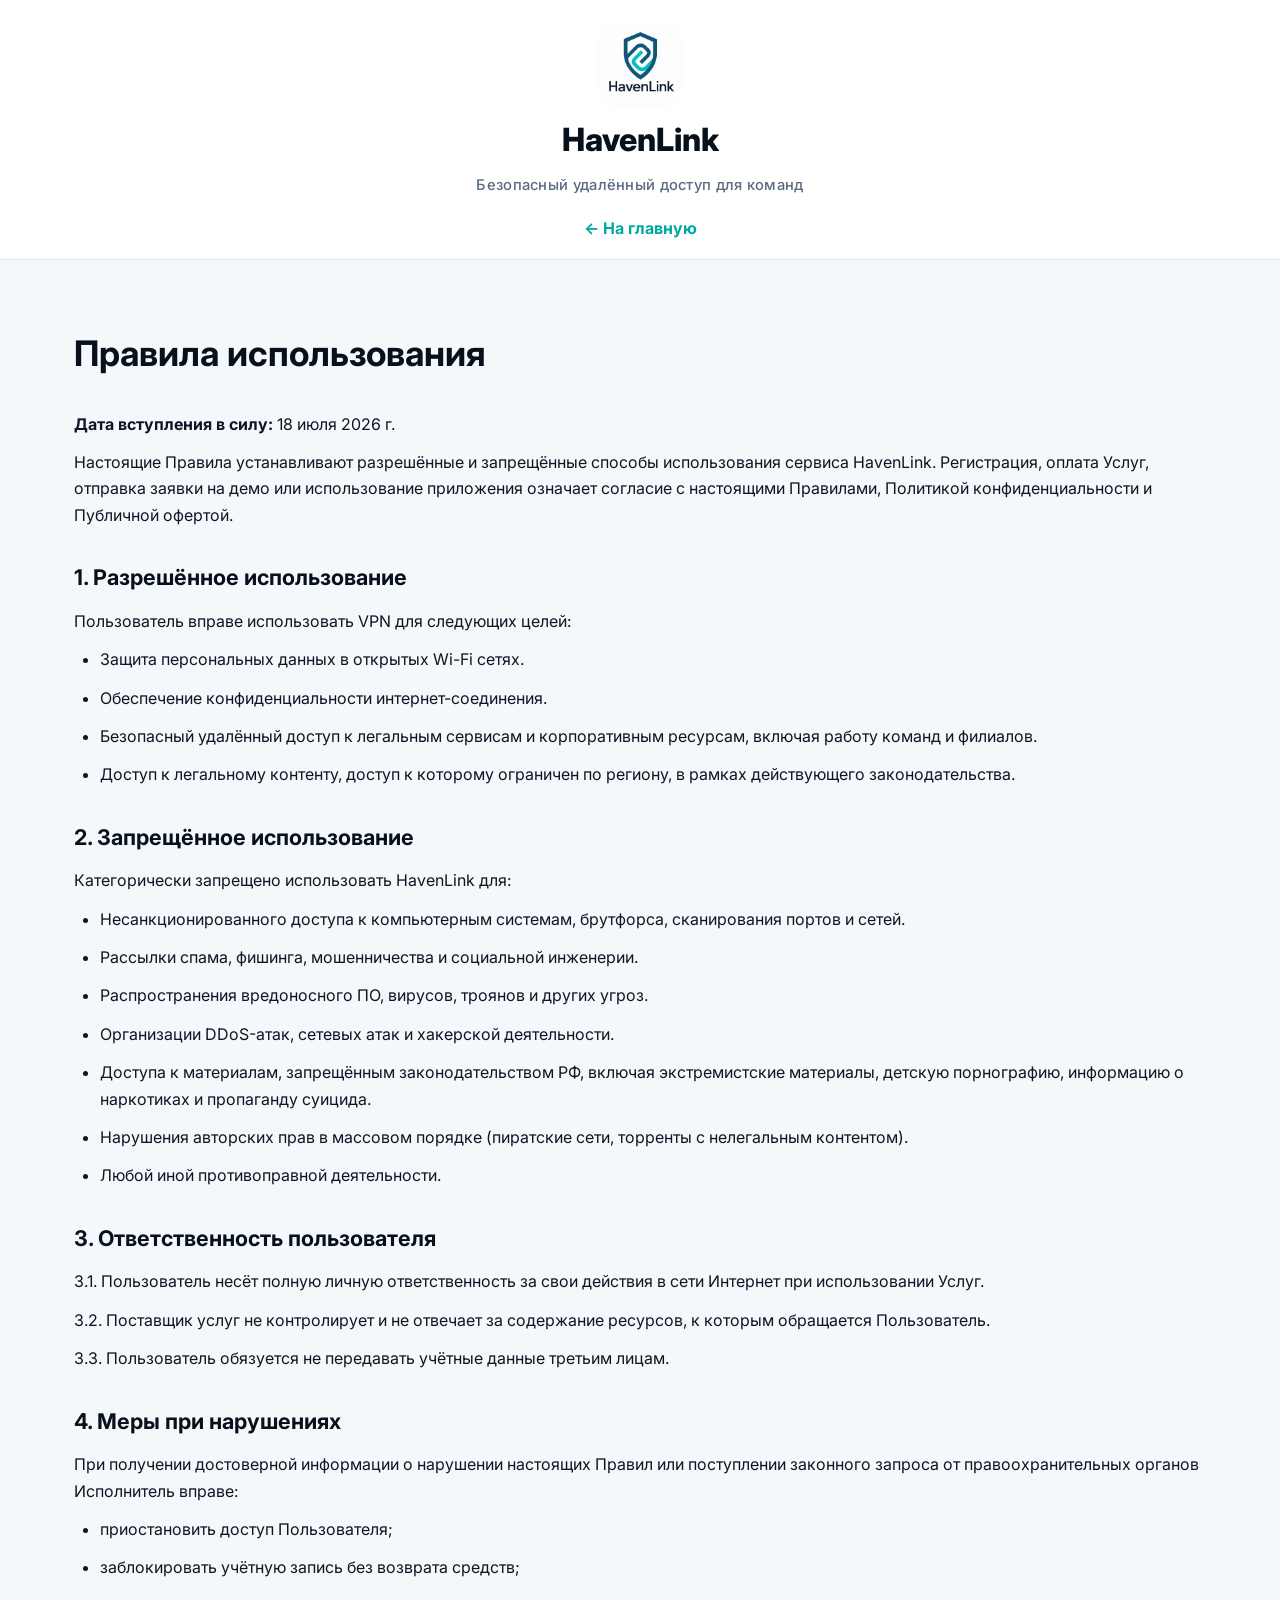
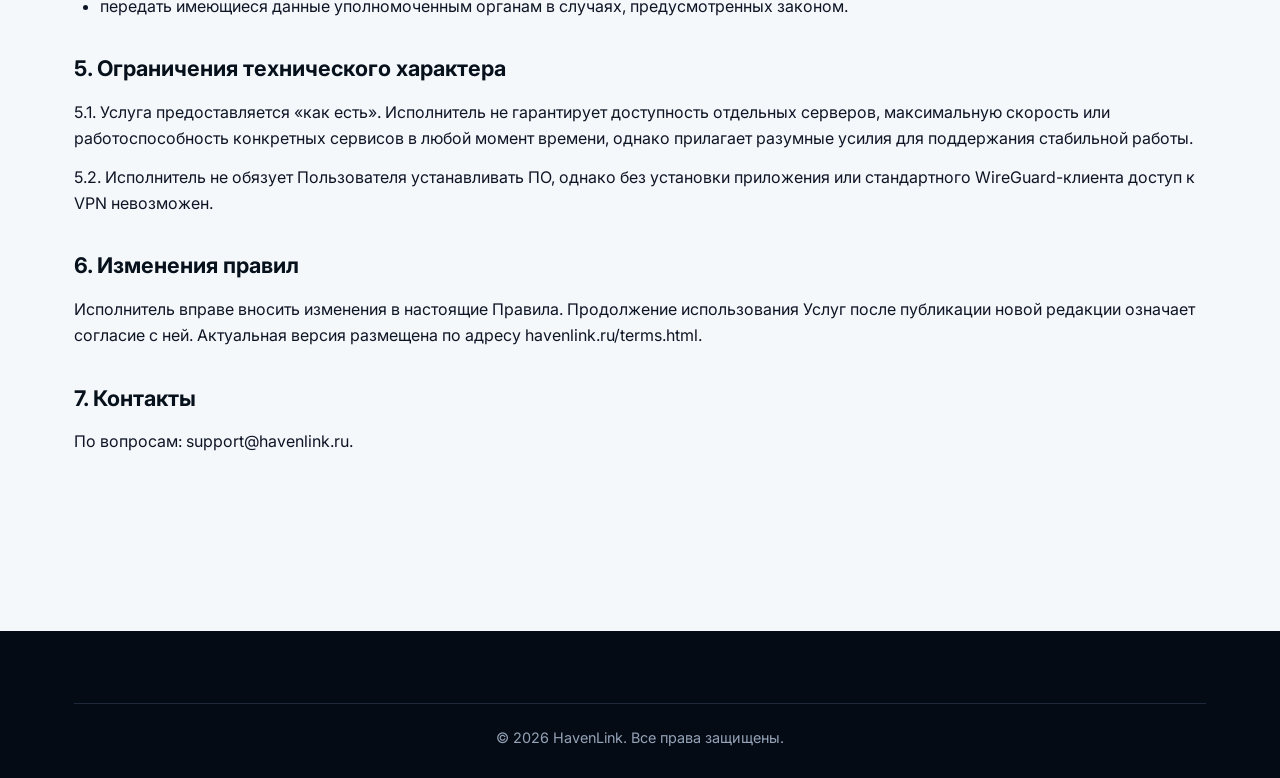
<file: terms.html>
<!DOCTYPE html>
<html lang="ru">
<head>
  <meta charset="UTF-8">
  <meta name="viewport" content="width=device-width, initial-scale=1.0">
  <title>Правила использования — HavenLink</title>
  <link rel="stylesheet" href="styles.css?v=2">
  <link rel="icon" type="image/png" href="assets/logo.png">
</head>
<body>
  <header class="header">
    <div class="container">
      <a href="index.html" class="logo logo--center">
        <img src="assets/logo.png" alt="HavenLink">
        <span>HavenLink</span>
        <small>Безопасный удалённый доступ для команд</small>
      </a>
      <a href="index.html" class="back-link">← На главную</a>
    </div>
  </header>

  <main class="legal-page">
    <div class="container">
      <h1>Правила использования</h1>
      <p><strong>Дата вступления в силу:</strong> 18 июля 2026 г.</p>
      <p>Настоящие Правила устанавливают разрешённые и запрещённые способы использования сервиса HavenLink. Регистрация, оплата Услуг, отправка заявки на демо или использование приложения означает согласие с настоящими Правилами, Политикой конфиденциальности и Публичной офертой.</p>

      <h2>1. Разрешённое использование</h2>
      <p>Пользователь вправе использовать VPN для следующих целей:</p>
      <ul>
        <li>Защита персональных данных в открытых Wi-Fi сетях.</li>
        <li>Обеспечение конфиденциальности интернет-соединения.</li>
        <li>Безопасный удалённый доступ к легальным сервисам и корпоративным ресурсам, включая работу команд и филиалов.</li>
        <li>Доступ к легальному контенту, доступ к которому ограничен по региону, в рамках действующего законодательства.</li>
      </ul>

      <h2>2. Запрещённое использование</h2>
      <p>Категорически запрещено использовать HavenLink для:</p>
      <ul>
        <li>Несанкционированного доступа к компьютерным системам, брутфорса, сканирования портов и сетей.</li>
        <li>Рассылки спама, фишинга, мошенничества и социальной инженерии.</li>
        <li>Распространения вредоносного ПО, вирусов, троянов и других угроз.</li>
        <li>Организации DDoS-атак, сетевых атак и хакерской деятельности.</li>
        <li>Доступа к материалам, запрещённым законодательством РФ, включая экстремистские материалы, детскую порнографию, информацию о наркотиках и пропаганду суицида.</li>
        <li>Нарушения авторских прав в массовом порядке (пиратские сети, торренты с нелегальным контентом).</li>
        <li>Любой иной противоправной деятельности.</li>
      </ul>

      <h2>3. Ответственность пользователя</h2>
      <p>3.1. Пользователь несёт полную личную ответственность за свои действия в сети Интернет при использовании Услуг.</p>
      <p>3.2. Поставщик услуг не контролирует и не отвечает за содержание ресурсов, к которым обращается Пользователь.</p>
      <p>3.3. Пользователь обязуется не передавать учётные данные третьим лицам.</p>

      <h2>4. Меры при нарушениях</h2>
      <p>При получении достоверной информации о нарушении настоящих Правил или поступлении законного запроса от правоохранительных органов Исполнитель вправе:</p>
      <ul>
        <li>приостановить доступ Пользователя;</li>
        <li>заблокировать учётную запись без возврата средств;</li>
        <li>передать имеющиеся данные уполномоченным органам в случаях, предусмотренных законом.</li>
      </ul>

      <h2>5. Ограничения технического характера</h2>
      <p>5.1. Услуга предоставляется «как есть». Исполнитель не гарантирует доступность отдельных серверов, максимальную скорость или работоспособность конкретных сервисов в любой момент времени, однако прилагает разумные усилия для поддержания стабильной работы.</p>
      <p>5.2. Исполнитель не обязует Пользователя устанавливать ПО, однако без установки приложения или стандартного WireGuard-клиента доступ к VPN невозможен.</p>

      <h2>6. Изменения правил</h2>
      <p>Исполнитель вправе вносить изменения в настоящие Правила. Продолжение использования Услуг после публикации новой редакции означает согласие с ней. Актуальная версия размещена по адресу <a href="https://havenlink.ru/terms.html">havenlink.ru/terms.html</a>.</p>

      <h2>7. Контакты</h2>
      <p>По вопросам: <a href="mailto:support@havenlink.ru">support@havenlink.ru</a>.</p>
    </div>
  </main>

  <footer class="footer">
    <div class="container">
      <div class="footer-bottom">
        <p>© 2026 HavenLink. Все права защищены.</p>
      </div>
    </div>
  </footer>
</body>
</html>
</file>
<file: styles.css>
@import url('https://fonts.googleapis.com/css2?family=Inter:wght@400;500;600;700;800&display=swap');

:root {
  --primary: #07111c;
  --primary-light: #163b56;
  --accent: #00d4c8;
  --accent-dark: #00a99f;
  --cta: #F97316;
  --cta-hover: #ea580c;
  --bg: #f5f8fb;
  --surface: #FFFFFF;
  --text: #0e1525;
  --muted: #5a6b82;
  --border: #e1e7ef;
  --radius: 22px;
  --radius-sm: 14px;
  --shadow: 0 14px 40px rgba(7, 17, 28, 0.08);
  --shadow-lg: 0 24px 70px rgba(7, 17, 28, 0.14);
}

* {
  box-sizing: border-box;
  margin: 0;
  padding: 0;
}

html {
  scroll-behavior: smooth;
}

body {
  font-family: 'Inter', -apple-system, BlinkMacSystemFont, 'Segoe UI', sans-serif;
  background: var(--bg);
  color: var(--text);
  line-height: 1.65;
  -webkit-font-smoothing: antialiased;
}

a {
  color: inherit;
  text-decoration: none;
}

.container {
  width: 100%;
  max-width: 1180px;
  margin: 0 auto;
  padding: 0 24px;
}

/* Header */
.header {
  position: sticky;
  top: 0;
  z-index: 100;
  background: rgba(255, 255, 255, 0.98);
  backdrop-filter: blur(14px);
  border-bottom: 1px solid var(--border);
}

.header .container {
  display: flex;
  flex-direction: column;
  align-items: center;
  padding-top: 22px;
  padding-bottom: 18px;
}

.logo {
  display: inline-flex;
  align-items: center;
  gap: 12px;
  font-weight: 800;
  font-size: 1.3rem;
  color: var(--primary);
}

.logo img {
  height: 44px;
  width: auto;
  border-radius: 12px;
}

.logo--center {
  display: flex;
  flex-direction: column;
  align-items: center;
  gap: 6px;
  font-size: 2rem;
}

.logo--center img {
  height: 86px;
  border-radius: 22px;
}

.logo--center small {
  font-size: 0.92rem;
  font-weight: 500;
  color: var(--muted);
  letter-spacing: 0.02em;
}

.nav {
  margin-top: 18px;
  display: flex;
  align-items: center;
  justify-content: center;
  gap: 22px;
  flex-wrap: wrap;
}

.nav a {
  font-weight: 600;
  color: var(--text);
  font-size: 0.98rem;
  transition: color 0.2s;
}

.nav a:hover {
  color: var(--accent-dark);
}

.nav .btn {
  padding: 12px 22px;
  font-size: 0.95rem;
}

.lang-switch {
  display: flex;
  align-items: center;
  gap: 6px;
  font-size: 0.85rem;
  font-weight: 700;
}

.lang-switch button {
  background: transparent;
  border: none;
  padding: 7px 12px;
  border-radius: 10px;
  cursor: pointer;
  color: var(--muted);
  font-weight: 700;
}

.lang-switch button.active,
.lang-switch button:hover {
  color: var(--primary);
  background: #e6f7f6;
}

/* Buttons */
.btn {
  display: inline-flex;
  align-items: center;
  justify-content: center;
  padding: 13px 26px;
  border-radius: var(--radius-sm);
  font-weight: 700;
  transition: transform 0.15s, background 0.2s, box-shadow 0.2s;
  border: none;
  cursor: pointer;
  font-size: 0.98rem;
}

.btn:hover {
  transform: translateY(-2px);
}

.btn-lg {
  padding: 17px 34px;
  font-size: 1.05rem;
  border-radius: 16px;
}

.btn-primary {
  background: var(--cta);
  color: #fff;
  box-shadow: 0 10px 24px rgba(249, 115, 22, 0.35);
}

.btn-primary:hover {
  background: var(--cta-hover);
}

.btn-secondary {
  background: #fff;
  color: var(--primary);
  border: 1px solid var(--border);
}

.btn-secondary:hover {
  background: var(--bg);
}

.btn-dark {
  background: var(--primary);
  color: #fff;
}

.btn-dark:hover {
  background: var(--primary-light);
}

.btn-ghost {
  background: transparent;
  color: #fff;
  border: 1px solid rgba(255, 255, 255, 0.35);
}

.btn-ghost:hover {
  background: rgba(255, 255, 255, 0.1);
}

/* Hero */
.hero {
  padding: 80px 0 100px;
  background: linear-gradient(135deg, var(--primary) 0%, #0d2a3f 60%, var(--primary-light) 100%);
  color: #fff;
  text-align: center;
  overflow: hidden;
}

.hero .container {
  display: flex;
  flex-direction: column;
  align-items: center;
}

.hero h1 {
  font-size: 3.4rem;
  line-height: 1.12;
  font-weight: 800;
  max-width: 900px;
  margin-bottom: 22px;
}

.hero p {
  font-size: 1.2rem;
  opacity: 0.9;
  max-width: 720px;
  margin-bottom: 36px;
}

.hero-actions {
  display: flex;
  gap: 18px;
  flex-wrap: wrap;
  justify-content: center;
  margin-bottom: 52px;
}

.hero-card {
  background: rgba(255, 255, 255, 0.08);
  border: 1px solid rgba(255, 255, 255, 0.16);
  border-radius: var(--radius);
  padding: 32px 42px;
  width: 100%;
  max-width: 680px;
  backdrop-filter: blur(10px);
  text-align: center;
}

.hero-card .status {
  display: inline-flex;
  align-items: center;
  gap: 10px;
  font-weight: 700;
  font-size: 1rem;
  margin-bottom: 26px;
  padding: 8px 16px;
  background: rgba(0, 212, 200, 0.12);
  border: 1px solid rgba(0, 212, 200, 0.25);
  border-radius: 999px;
  color: #fff;
}

.hero-card .dot {
  width: 10px;
  height: 10px;
  border-radius: 50%;
  background: var(--accent);
  box-shadow: 0 0 0 5px rgba(0, 212, 200, 0.2);
  animation: pulse 2s infinite;
}

@keyframes pulse {
  0% { box-shadow: 0 0 0 0 rgba(0, 212, 200, 0.35); }
  70% { box-shadow: 0 0 0 10px rgba(0, 212, 200, 0); }
  100% { box-shadow: 0 0 0 0 rgba(0, 212, 200, 0); }
}

.hero-stats {
  display: grid;
  grid-template-columns: repeat(3, 1fr);
  gap: 24px;
}

.hero-stats > div {
  display: flex;
  flex-direction: column;
  align-items: center;
  gap: 6px;
}

.hero-stats-value {
  font-size: 1.55rem;
  font-weight: 800;
  color: #fff;
}

.hero-stats-label {
  font-size: 0.9rem;
  opacity: 0.75;
  font-weight: 500;
}

/* Trust bar */
.trust {
  padding: 40px 0;
  background: var(--surface);
  border-bottom: 1px solid var(--border);
}

.trust-list {
  display: grid;
  grid-template-columns: repeat(4, 1fr);
  gap: 22px;
}

.trust-item {
  display: flex;
  flex-direction: column;
  align-items: center;
  text-align: center;
  gap: 14px;
  padding: 28px 18px;
  background: var(--bg);
  border-radius: var(--radius);
  border: 1px solid var(--border);
  font-weight: 700;
  color: var(--text);
  font-size: 1.05rem;
  transition: transform 0.2s, box-shadow 0.2s;
}

.trust-item:hover {
  transform: translateY(-3px);
  box-shadow: var(--shadow);
}

.trust-item .icon {
  width: 52px;
  height: 52px;
  background: #e6f7f6;
  border-radius: 50%;
  display: inline-flex;
  align-items: center;
  justify-content: center;
  color: var(--accent-dark);
  font-size: 1.35rem;
}

/* Sections */
.section {
  padding: 100px 0;
}

.section-alt {
  background: var(--surface);
  border-top: 1px solid var(--border);
  border-bottom: 1px solid var(--border);
}

.section-title {
  text-align: center;
  max-width: 720px;
  margin: 0 auto 60px;
}

.section-title h2 {
  font-size: 2.4rem;
  margin-bottom: 16px;
  color: var(--primary);
}

.section-title p {
  color: var(--muted);
  font-size: 1.1rem;
}

/* Use cases */
.cases-grid {
  display: grid;
  grid-template-columns: repeat(3, 1fr);
  gap: 26px;
}

.case-card {
  background: var(--surface);
  border-radius: var(--radius);
  padding: 36px;
  box-shadow: var(--shadow);
  border: 1px solid var(--border);
  transition: transform 0.2s, box-shadow 0.2s;
}

.case-card:hover {
  transform: translateY(-5px);
  box-shadow: var(--shadow-lg);
}

.case-icon {
  width: 64px;
  height: 64px;
  background: linear-gradient(135deg, var(--primary-light) 0%, var(--accent-dark) 100%);
  border-radius: 18px;
  display: flex;
  align-items: center;
  justify-content: center;
  margin-bottom: 22px;
  color: #fff;
  font-size: 1.7rem;
}

.case-card h3 {
  font-size: 1.3rem;
  margin-bottom: 12px;
  color: var(--primary);
}

.case-card p {
  color: var(--muted);
  font-size: 1rem;
}

/* Features */
.features-grid {
  display: grid;
  grid-template-columns: repeat(3, 1fr);
  gap: 26px;
}

.feature-card {
  background: var(--surface);
  border-radius: var(--radius);
  padding: 34px;
  box-shadow: var(--shadow);
  border: 1px solid var(--border);
  transition: transform 0.2s, box-shadow 0.2s;
}

.feature-card:hover {
  transform: translateY(-5px);
  box-shadow: var(--shadow-lg);
}

.feature-icon {
  width: 58px;
  height: 58px;
  background: linear-gradient(135deg, var(--primary-light) 0%, var(--accent-dark) 100%);
  border-radius: 16px;
  display: flex;
  align-items: center;
  justify-content: center;
  margin-bottom: 22px;
  color: #fff;
  font-size: 1.7rem;
}

.feature-card h3 {
  font-size: 1.2rem;
  margin-bottom: 10px;
  color: var(--primary);
}

.feature-card p {
  color: var(--muted);
  font-size: 1rem;
}

/* Pricing */
.pricing-grid {
  display: grid;
  grid-template-columns: repeat(4, 1fr);
  gap: 22px;
  align-items: stretch;
}

.pricing-card {
  background: var(--surface);
  border-radius: var(--radius);
  padding: 38px 28px;
  border: 1px solid var(--border);
  text-align: center;
  position: relative;
  display: flex;
  flex-direction: column;
  box-shadow: var(--shadow);
  transition: transform 0.2s, box-shadow 0.2s;
}

.pricing-card:hover {
  transform: translateY(-5px);
  box-shadow: var(--shadow-lg);
}

.pricing-card.featured {
  border: 2px solid var(--accent);
  box-shadow: 0 18px 50px rgba(0, 212, 200, 0.14);
}

.badge {
  position: absolute;
  top: -13px;
  left: 50%;
  transform: translateX(-50%);
  background: var(--accent);
  color: #fff;
  padding: 7px 16px;
  border-radius: 20px;
  font-size: 0.78rem;
  font-weight: 800;
  text-transform: uppercase;
  letter-spacing: 0.04em;
}

.pricing-card h3 {
  font-size: 1.4rem;
  margin-bottom: 4px;
  color: var(--primary);
}

.pricing-card .subtitle {
  color: var(--muted);
  font-size: 0.95rem;
  margin-bottom: 20px;
}

.pricing-card .price {
  font-size: 2.8rem;
  font-weight: 800;
  margin-bottom: 4px;
  color: var(--primary);
}

.pricing-card .price-period {
  color: var(--muted);
  font-size: 0.95rem;
  margin-bottom: 28px;
}

.pricing-card ul {
  list-style: none;
  text-align: left;
  margin-bottom: 32px;
  flex-grow: 1;
}

.pricing-card ul li {
  padding: 11px 0;
  border-bottom: 1px solid var(--border);
  font-size: 0.98rem;
  display: flex;
  gap: 10px;
  color: var(--text);
}

.pricing-card ul li:before {
  content: '✓';
  color: var(--accent-dark);
  font-weight: 800;
}

.pricing-card .btn {
  width: 100%;
  margin-top: auto;
}

/* Contact / Demo */
.contact {
  background: var(--primary);
  color: #fff;
}

.contact .section-title h2,
.contact .section-title p {
  color: #fff;
}

.demo-form {
  max-width: 680px;
  margin: 0 auto;
  background: var(--surface);
  border-radius: var(--radius);
  padding: 48px;
  box-shadow: var(--shadow-lg);
  color: var(--text);
}

.form-group {
  margin-bottom: 22px;
}

.form-group label {
  display: block;
  font-weight: 700;
  margin-bottom: 8px;
  font-size: 0.98rem;
  color: var(--text);
}

.form-group input,
.form-group select,
.form-group textarea {
  width: 100%;
  padding: 14px 16px;
  border: 1px solid var(--border);
  border-radius: 12px;
  font-size: 1rem;
  background: #fff;
  color: var(--text);
  font-family: inherit;
  transition: border-color 0.2s, background 0.2s, box-shadow 0.2s;
}

.form-group input:focus,
.form-group select:focus,
.form-group textarea:focus {
  outline: none;
  border-color: var(--accent);
  background: #f8fcfc;
  box-shadow: 0 0 0 3px rgba(0, 212, 200, 0.1);
}

.form-group input::placeholder,
.form-group textarea::placeholder {
  color: #94a3b8;
}

.form-group select option {
  color: var(--text);
  background: #fff;
}

.form-group.checkbox {
  display: flex;
  align-items: flex-start;
  gap: 12px;
}

.form-group.checkbox input {
  width: auto;
  margin-top: 4px;
  accent-color: var(--accent-dark);
}

.form-group.checkbox label {
  font-weight: 400;
  line-height: 1.55;
  margin: 0;
  font-size: 0.95rem;
  color: var(--muted);
}

.form-group.checkbox a {
  color: var(--accent-dark);
  text-decoration: underline;
}

.form-row {
  display: grid;
  grid-template-columns: 1fr 1fr;
  gap: 20px;
}

.error-message {
  color: #dc2626;
  font-size: 0.95rem;
  margin-top: 10px;
  display: none;
}

.error-message.visible {
  display: block;
}

.success-message {
  color: #047857;
  font-size: 1rem;
  margin-top: 14px;
  display: none;
}

.success-message.visible {
  display: block;
}

/* FAQ */
.faq-list {
  max-width: 860px;
  margin: 0 auto;
}

.faq-item {
  background: var(--surface);
  border: 1px solid var(--border);
  border-radius: var(--radius);
  margin-bottom: 16px;
  overflow: hidden;
  box-shadow: var(--shadow);
}

.faq-question {
  width: 100%;
  padding: 24px 28px;
  background: transparent;
  border: none;
  text-align: left;
  font-size: 1.05rem;
  font-weight: 700;
  color: var(--primary);
  cursor: pointer;
  display: flex;
  justify-content: space-between;
  align-items: center;
}

.faq-question:after {
  content: '+';
  font-size: 1.6rem;
  color: var(--accent-dark);
  font-weight: 500;
}

.faq-item.active .faq-question:after {
  content: '−';
}

.faq-answer {
  max-height: 0;
  overflow: hidden;
  transition: max-height 0.3s ease;
}

.faq-answer p {
  padding: 0 28px 24px;
  color: var(--muted);
  font-size: 1rem;
}

.faq-item.active .faq-answer {
  max-height: 400px;
}

/* CTA */
.cta {
  background: var(--primary);
  color: #fff;
  text-align: center;
  border-radius: var(--radius);
  padding: 72px 40px;
  margin: 0 auto;
  max-width: 1140px;
}

.cta h2 {
  font-size: 2.2rem;
  margin-bottom: 16px;
}

.cta p {
  opacity: 0.9;
  margin-bottom: 28px;
  max-width: 600px;
  margin-left: auto;
  margin-right: auto;
}

/* Footer */
.footer {
  background: #050b14;
  color: #94a3b8;
  padding: 72px 0 28px;
  margin-top: 100px;
}

.footer-grid {
  display: grid;
  grid-template-columns: 2fr 1fr 1fr 1fr;
  gap: 40px;
  margin-bottom: 48px;
  align-items: start;
}

.footer-col {
  display: flex;
  flex-direction: column;
}

.footer .logo {
  flex-direction: row;
  color: #fff;
  margin-bottom: 10px;
  font-size: 1.4rem;
}

.footer .logo img {
  height: 44px;
  border-radius: 12px;
}

.footer-col h4 {
  color: #fff;
  font-size: 1.05rem;
  margin-bottom: 16px;
  font-weight: 700;
}

.footer-col ul {
  list-style: none;
}

.footer-col ul li {
  margin-bottom: 10px;
}

.footer-col a {
  color: #94a3b8;
  transition: color 0.2s;
}

.footer-col a:hover {
  color: #fff;
}

.footer-bottom {
  border-top: 1px solid #1e293b;
  padding-top: 22px;
  font-size: 0.9rem;
  text-align: center;
}

/* Legal pages */
.legal-page {
  padding: 64px 0;
}

.legal-page h1 {
  color: var(--primary);
  font-size: 2.2rem;
  margin-bottom: 28px;
}

.legal-page h2 {
  color: var(--primary);
  font-size: 1.35rem;
  margin: 32px 0 12px;
}

.legal-page p,
.legal-page li {
  color: var(--text);
  margin-bottom: 12px;
  font-size: 1rem;
}

.legal-page ul {
  padding-left: 26px;
  margin-bottom: 18px;
}

.legal-page ol {
  padding-left: 26px;
  margin-bottom: 18px;
}

.legal-page code {
  background: #f1f5f9;
  padding: 2px 6px;
  border-radius: 4px;
  font-size: 0.9rem;
}

.back-link {
  display: inline-flex;
  align-items: center;
  gap: 6px;
  margin-top: 18px;
  color: var(--accent-dark);
  font-weight: 700;
}

.back-link:hover {
  color: var(--primary-light);
}

/* Checkout */
.checkout-page {
  padding: 70px 0;
  min-height: 70vh;
}

.checkout-card {
  max-width: 540px;
  margin: 0 auto;
  background: var(--surface);
  border-radius: var(--radius);
  padding: 40px;
  box-shadow: var(--shadow);
  border: 1px solid var(--border);
}

.checkout-card h1 {
  color: var(--primary);
  font-size: 1.8rem;
  margin-bottom: 8px;
}

.checkout-card .plan-price {
  font-size: 2.2rem;
  font-weight: 800;
  margin-bottom: 28px;
  color: var(--primary);
}

.radio-group {
  display: flex;
  gap: 14px;
  flex-wrap: wrap;
}

.radio-item {
  flex: 1 1 130px;
  border: 1px solid var(--border);
  border-radius: 12px;
  padding: 14px;
  cursor: pointer;
  text-align: center;
  transition: border-color 0.2s, background 0.2s;
}

.radio-item span {
  font-weight: 700;
  color: var(--text);
}

.radio-item:hover,
.radio-item.active {
  border-color: var(--accent);
  background: #e6f7f6;
}

.radio-item input {
  display: none;
}

.radio-item input:checked + span {
  color: var(--primary);
}

/* Mobile */
@media (max-width: 1024px) {
  .cases-grid,
  .features-grid,
  .pricing-grid {
    grid-template-columns: repeat(2, 1fr);
  }

  .footer-grid {
    grid-template-columns: repeat(2, 1fr);
  }
}

@media (max-width: 900px) {
  .hero h1 {
    font-size: 2.8rem;
  }

  .trust-list {
    grid-template-columns: repeat(2, 1fr);
  }

  .nav a:not(.btn) {
    display: none;
  }

  .nav .btn {
    order: -1;
  }

  .form-row {
    grid-template-columns: 1fr;
  }
}

@media (max-width: 640px) {
  .hero {
    padding: 60px 0 80px;
  }

  .hero h1 {
    font-size: 2rem;
  }

  .hero p {
    font-size: 1.05rem;
  }

  .hero-card {
    padding: 26px 22px;
  }

  .hero-stats {
    grid-template-columns: 1fr;
    gap: 18px;
  }

  .section {
    padding: 70px 0;
  }

  .section-title h2 {
    font-size: 1.85rem;
  }

  .cases-grid,
  .features-grid,
  .pricing-grid,
  .trust-list,
  .footer-grid {
    grid-template-columns: 1fr;
  }

  .pricing-card .price {
    font-size: 2.3rem;
  }

  .logo--center img {
    height: 70px;
  }

  .logo--center span {
    font-size: 1.55rem;
  }

  .demo-form {
    padding: 28px 22px;
  }

  .cta {
    padding: 48px 24px;
  }

  .footer {
    margin-top: 70px;
  }
}
</file>
